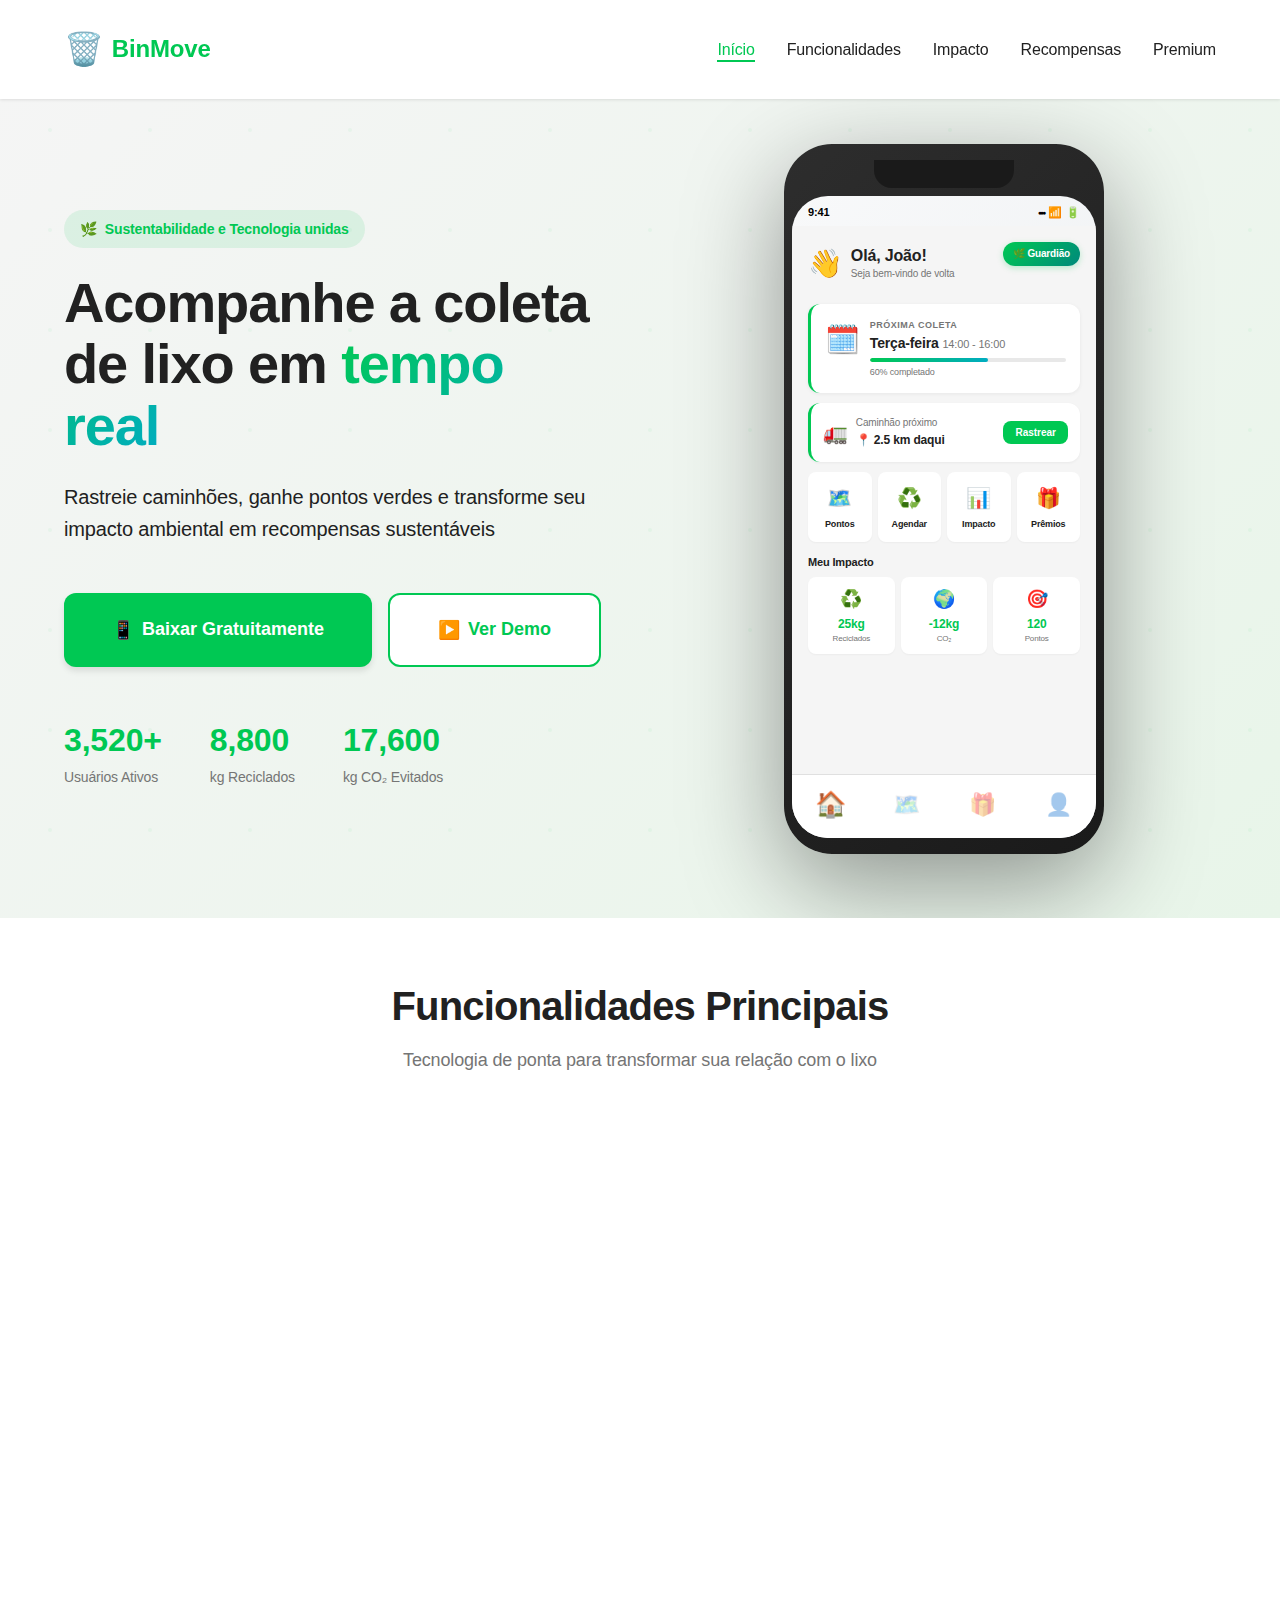
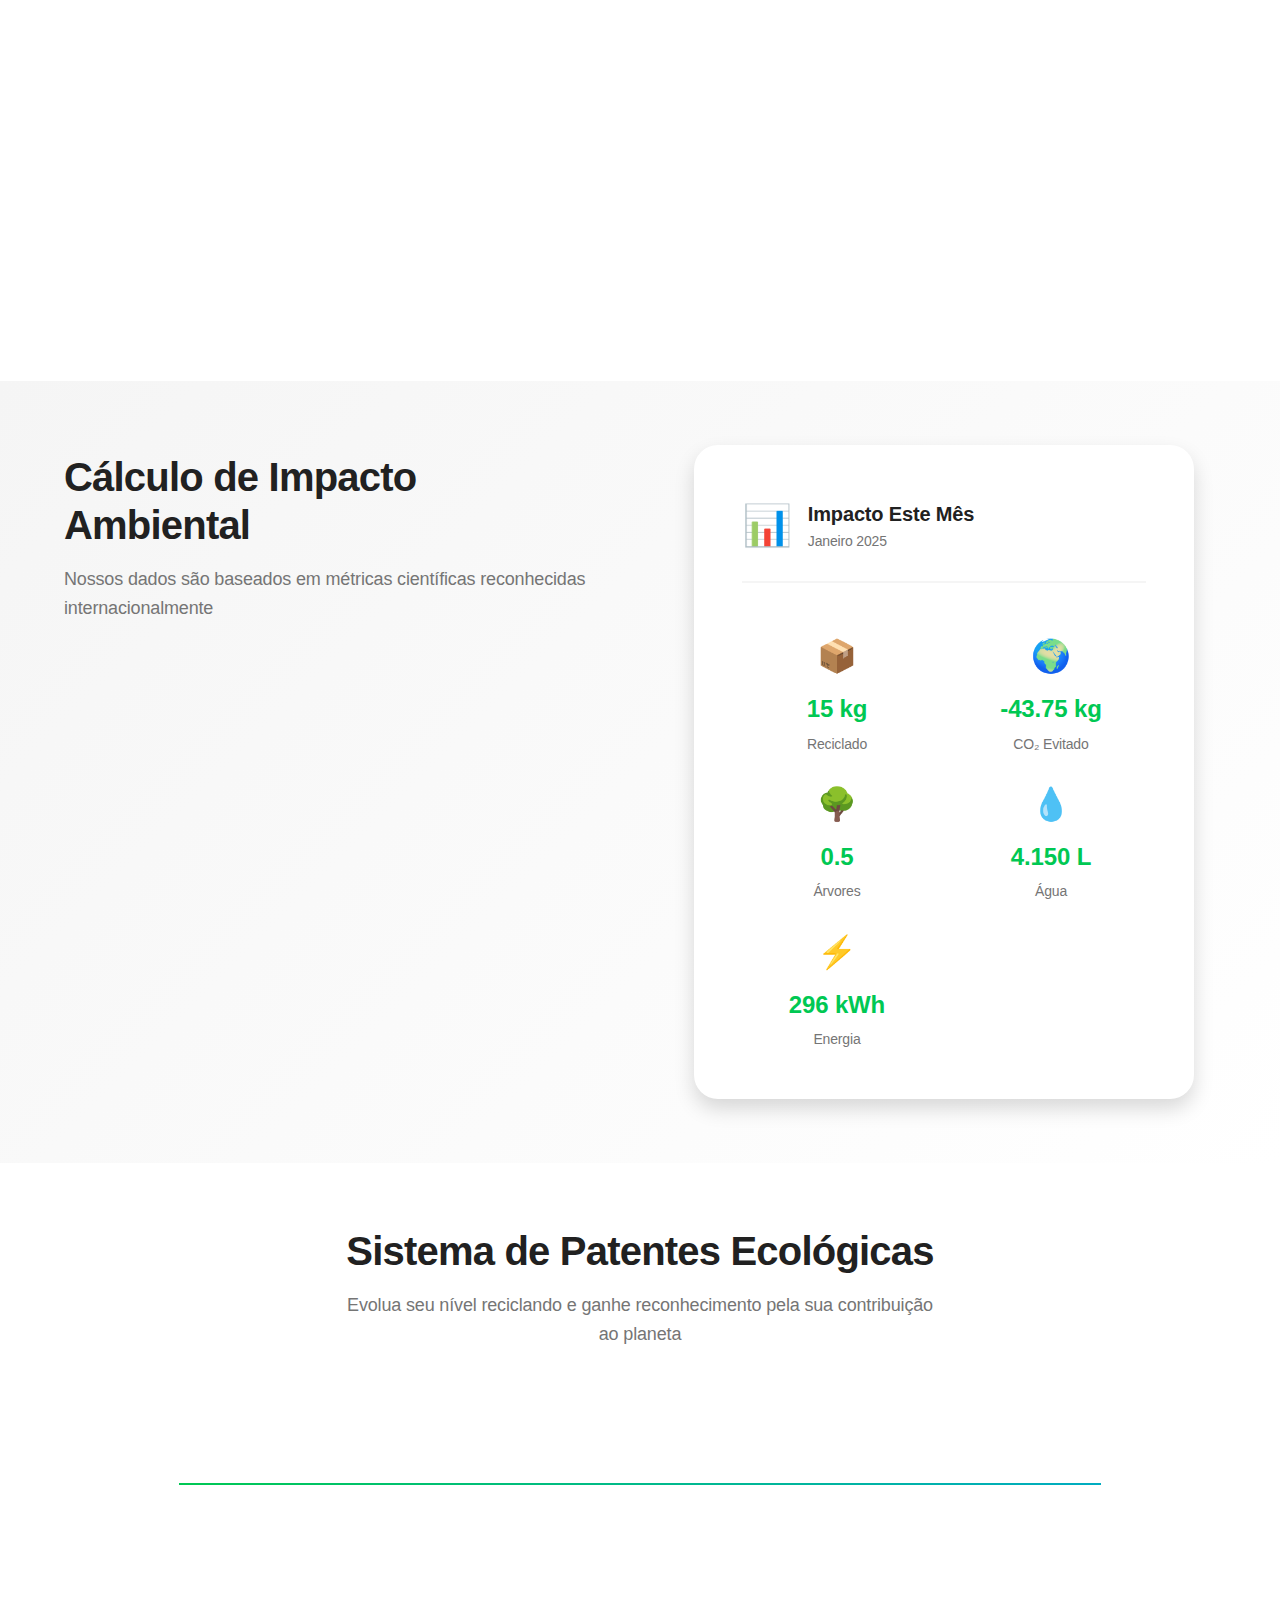
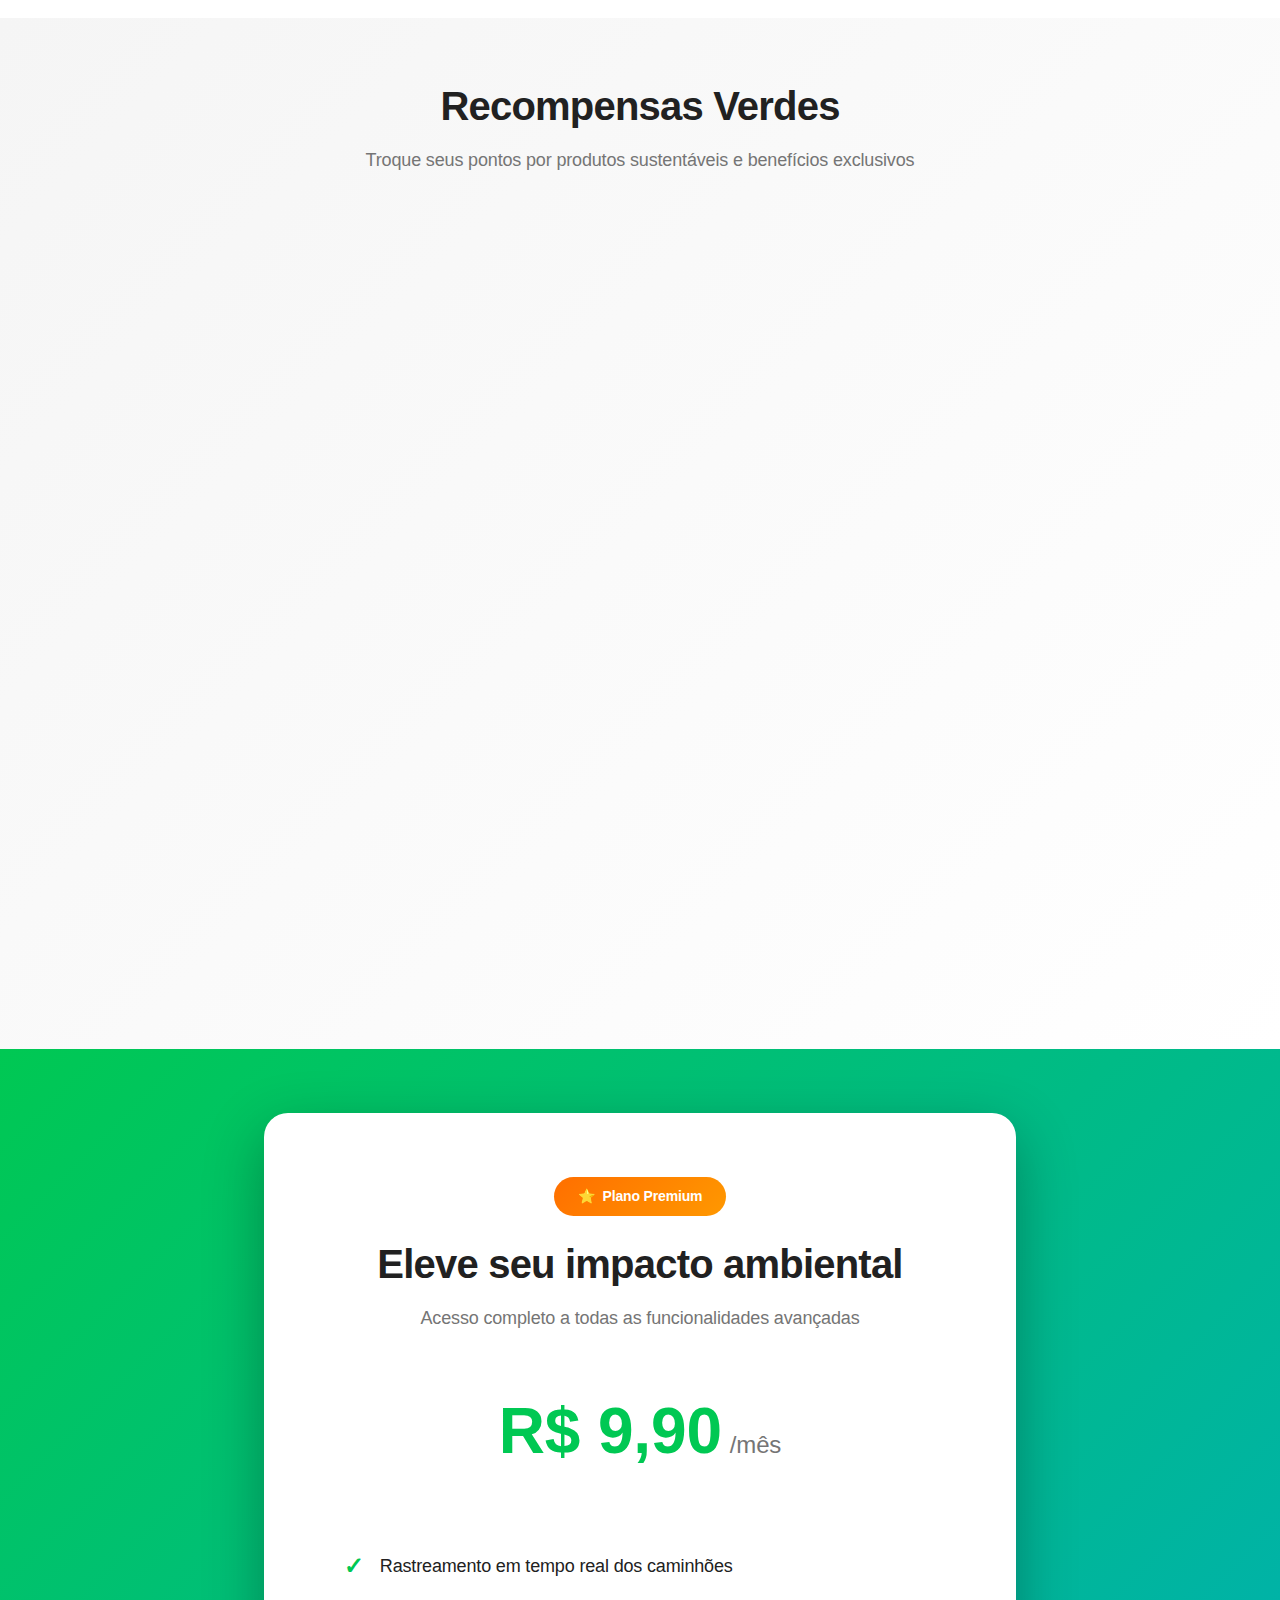
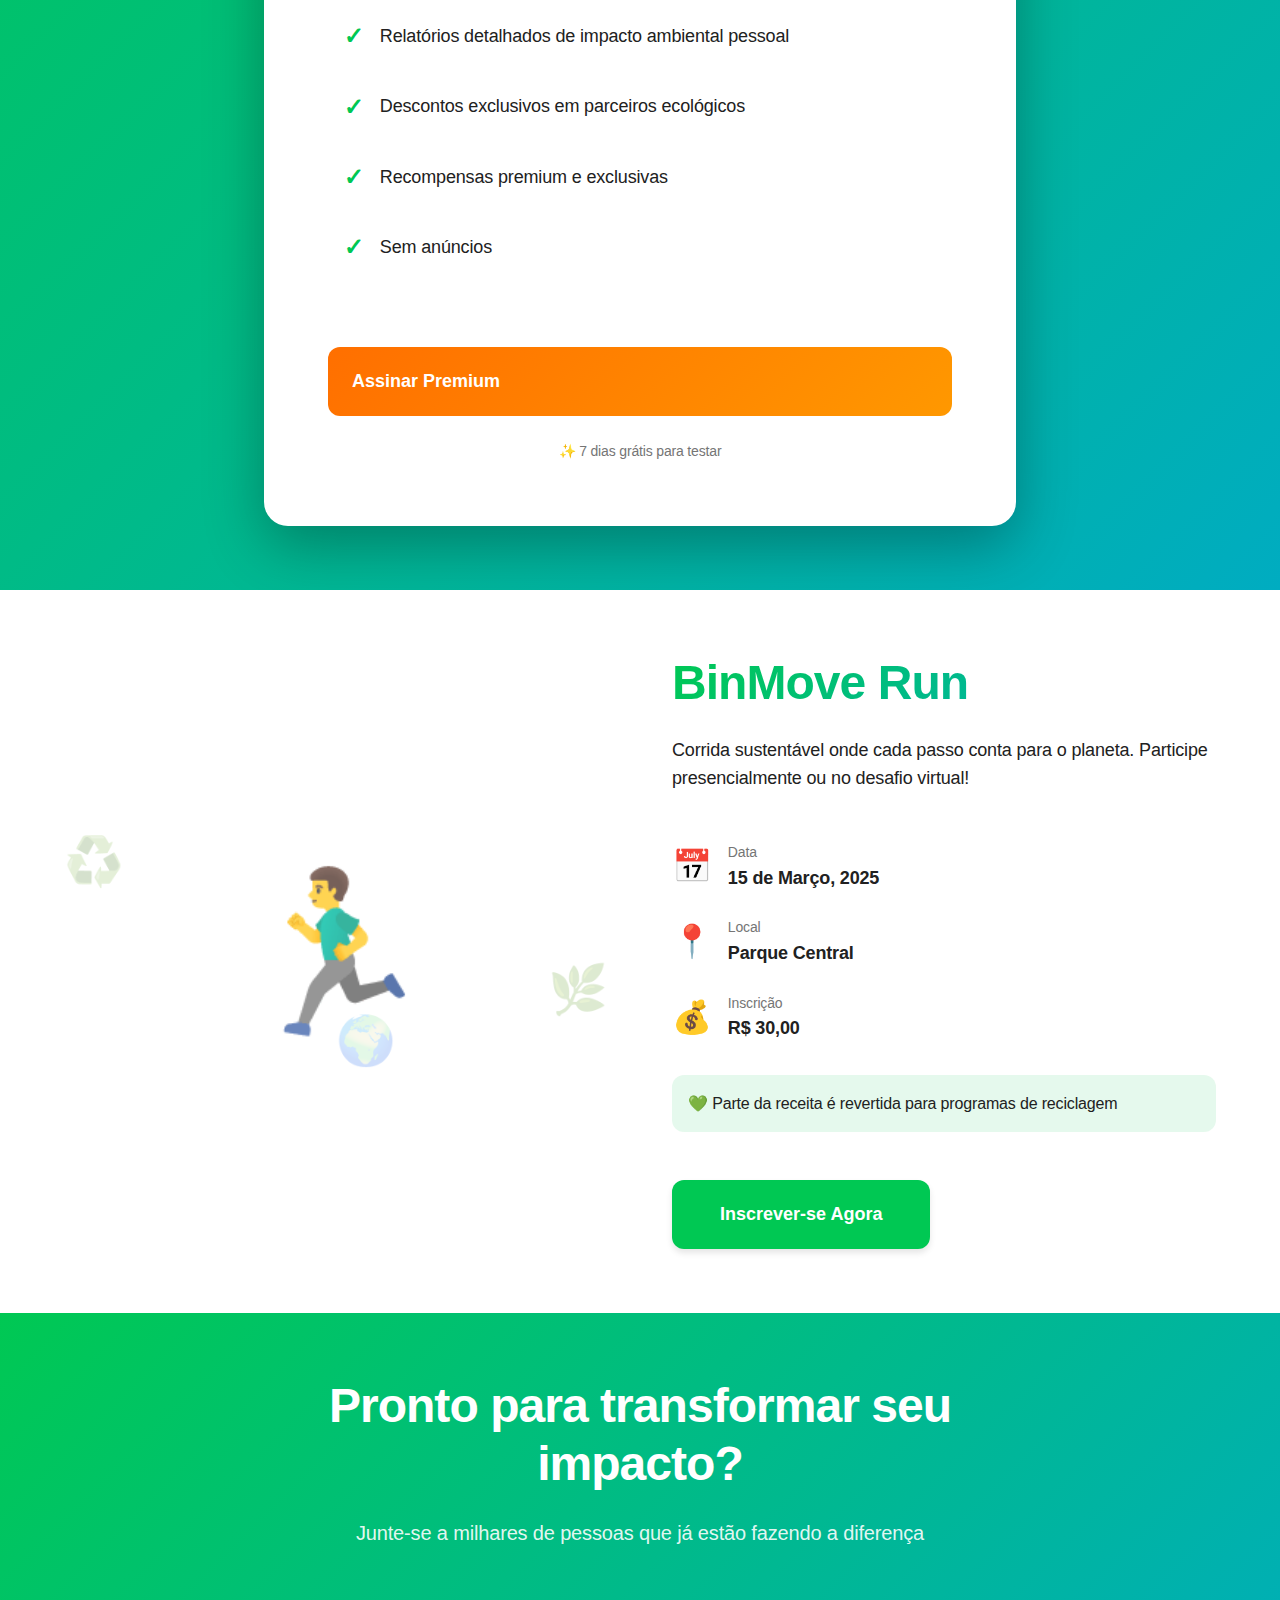
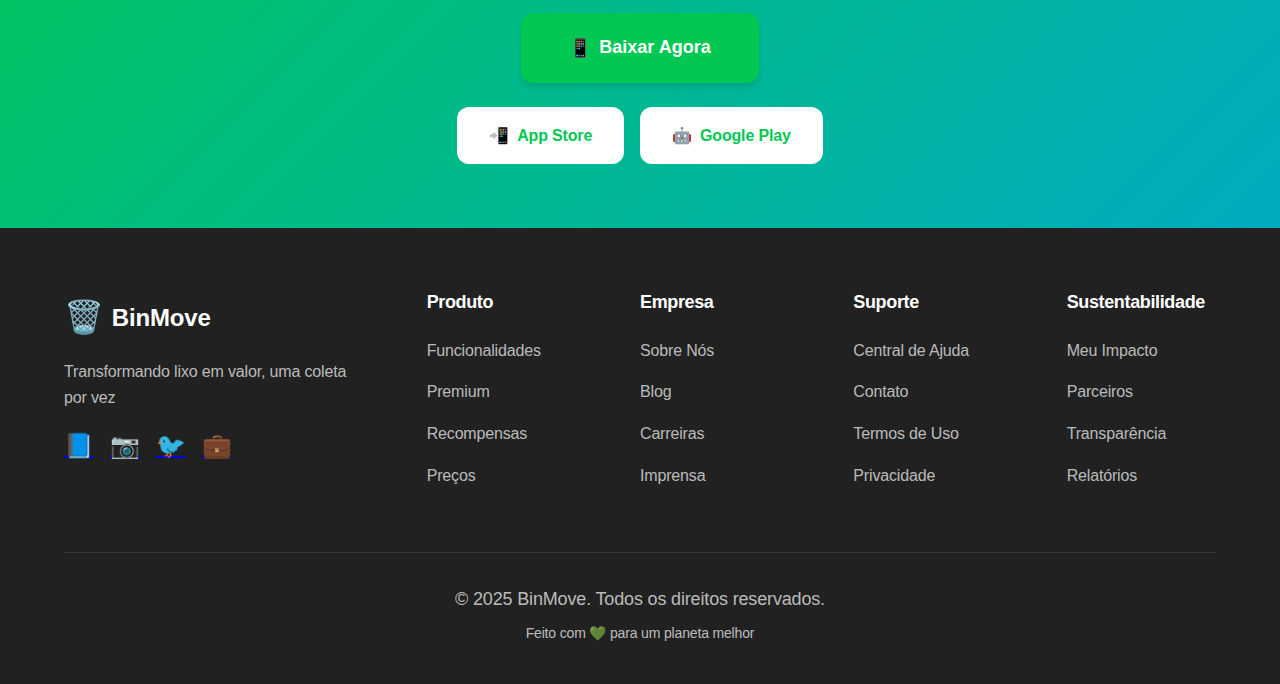
<file: index.html>
<!DOCTYPE html>
<html lang="pt-BR">
<head>
    <meta charset="UTF-8">
    <meta name="viewport" content="width=device-width, initial-scale=1.0">
    <meta name="description" content="BinMove - Sistema sustentável de coleta de lixo com rastreamento em tempo real">
    <title>BinMove - Transformando Lixo em Valor </title>
    
    <!-- Meta Tags Open Graph -->
    <meta property="og:title" content="BinMove - Transformando Lixo em Valor">
    <meta property="og:description" content="Rastreie caminhões, ganhe pontos verdes e transforme seu impacto ambiental em recompensas sustentáveis">
    <meta property="og:type" content="website">
    
    <!-- Twitter Card -->
    <meta name="twitter:card" content="summary_large_image">
    <meta name="twitter:title" content="BinMove - Transformando Lixo em Valor">
    <meta name="twitter:description" content="Sistema sustentável de coleta de lixo com rastreamento em tempo real">
    
    <!-- Favicon -->
    <link rel="icon" type="image/svg+xml" href="data:image/svg+xml,<svg xmlns='http://www.w3.org/2000/svg' viewBox='0 0 100 100'><text y='.9em' font-size='90'>🗑️</text></svg>">
    
    <meta name="theme-color" content="#00C853">
    
    <!-- CSS embutido para compatibilidade com WebViews/WhatsApp -->
    <style>
/* ========== CSS Variables ========== */
:root {
    --primary: #00C853;
    --primary-dark: #00897B;
    --secondary: #00ACC1;
    --accent: #FF6F00;
    --background: #F5F5F5;
    --surface: #FFFFFF;
    --error: #F44336;
    --text: #212121;
    --text-secondary: #757575;
    --success: #00C853;
    
    /* Typography */
    --font-family: 'Inter', -apple-system, BlinkMacSystemFont, 'Segoe UI', sans-serif;
    
    /* Spacing */
    --spacing-xs: 4px;
    --spacing-sm: 8px;
    --spacing-md: 16px;
    --spacing-lg: 24px;
    --spacing-xl: 32px;
    --spacing-2xl: 48px;
    --spacing-3xl: 64px;
    
    /* Border Radius */
    --radius-sm: 8px;
    --radius-md: 12px;
    --radius-lg: 16px;
    --radius-xl: 24px;
    --radius-full: 9999px;
    
    /* Shadows */
    --shadow-sm: 0 1px 3px rgba(0,0,0,0.1);
    --shadow-md: 0 4px 6px rgba(0,0,0,0.1);
    --shadow-lg: 0 10px 20px rgba(0,0,0,0.15);
    --shadow-xl: 0 20px 60px rgba(0,0,0,0.3);
    
    /* Container */
    --container-width: 1200px;
}

/* ========== Reset & Base Styles ========== */
* {
    margin: 0;
    padding: 0;
    box-sizing: border-box;
}

html {
    scroll-behavior: smooth;
}

body {
    font-family: var(--font-family);
    background: var(--background);
    color: var(--text);
    line-height: 1.6;
    letter-spacing: -0.01em;
    overflow-x: hidden;
}

.container {
    max-width: var(--container-width);
    margin: 0 auto;
    padding: 0 var(--spacing-lg);
}

/* ========== Typography ========== */
h1, h2, h3, h4, h5, h6 {
    font-weight: 700;
    line-height: 1.2;
    letter-spacing: -0.02em;
}

h1 { font-size: 3.5rem; }
h2 { font-size: 2.5rem; }
h3 { font-size: 1.75rem; }
h4 { font-size: 1.5rem; }

p {
    font-size: 1.125rem;
    line-height: 1.6;
    color: var(--text-secondary);
}

.gradient-text {
    background: linear-gradient(135deg, var(--primary), var(--secondary));
    -webkit-background-clip: text;
    -webkit-text-fill-color: transparent;
    background-clip: text;
}

/* ========== Buttons ========== */
.btn-primary,
.btn-secondary,
.btn-reward,
.btn-premium {
    font-family: var(--font-family);
    font-weight: 600;
    font-size: 1rem;
    padding: var(--spacing-md) var(--spacing-xl);
    border-radius: var(--radius-md);
    border: none;
    cursor: pointer;
    transition: all 0.3s ease;
    display: inline-flex;
    align-items: center;
    gap: var(--spacing-sm);
    text-decoration: none;
}

.btn-primary {
    background: var(--primary);
    color: white;
    box-shadow: var(--shadow-md);
}

.btn-primary:hover {
    background: var(--primary-dark);
    transform: translateY(-2px);
    box-shadow: var(--shadow-lg);
}

.btn-secondary {
    background: white;
    color: var(--primary);
    border: 2px solid var(--primary);
}

.btn-secondary:hover {
    background: var(--primary);
    color: white;
}

.btn-large {
    padding: var(--spacing-lg) var(--spacing-2xl);
    font-size: 1.125rem;
}

.btn-reward {
    width: 100%;
    background: var(--primary);
    color: white;
    padding: var(--spacing-md);
}

.btn-reward:hover {
    background: var(--primary-dark);
}

.btn-premium {
    width: 100%;
    background: linear-gradient(135deg, var(--accent), #FF9800);
    color: white;
    padding: var(--spacing-lg);
    font-size: 1.125rem;
    margin-top: var(--spacing-xl);
}

.btn-premium:hover {
    opacity: 0.9;
    transform: translateY(-2px);
}

/* ========== Navigation ========== */
.navbar {
    background: white;
    box-shadow: var(--shadow-sm);
    position: fixed;
    top: 0;
    left: 0;
    right: 0;
    z-index: 1000;
    transition: all 0.3s ease;
}

.navbar.scrolled {
    box-shadow: var(--shadow-md);
}

.navbar .container {
    display: flex;
    align-items: center;
    justify-content: space-between;
    padding: var(--spacing-lg);
}

.nav-brand {
    display: flex;
    align-items: center;
    gap: var(--spacing-sm);
    font-size: 1.5rem;
    font-weight: 700;
    color: var(--primary);
}

.logo {
    font-size: 2rem;
}

.nav-menu {
    display: flex;
    list-style: none;
    gap: var(--spacing-xl);
    align-items: center;
}

.nav-link {
    text-decoration: none;
    color: var(--text);
    font-weight: 500;
    transition: color 0.3s ease;
    position: relative;
}

.nav-link:hover,
.nav-link.active {
    color: var(--primary);
}

.nav-link.active::after {
    content: '';
    position: absolute;
    bottom: -4px;
    left: 0;
    right: 0;
    height: 2px;
    background: var(--primary);
}

.nav-cta {
    display: none;
}

.menu-toggle {
    display: none;
    flex-direction: column;
    background: none;
    border: none;
    cursor: pointer;
    padding: var(--spacing-sm);
}

.menu-toggle span {
    width: 25px;
    height: 3px;
    background: var(--primary);
    margin: 3px 0;
    transition: all 0.3s ease;
}

/* ========== Hero Section ========== */
.hero {
    margin-top: 80px;
    padding: var(--spacing-3xl) 0;
    position: relative;
    overflow: hidden;
    background: linear-gradient(135deg, #F5F5F5 0%, #E8F5E9 100%);
}

.hero-background {
    position: absolute;
    top: 0;
    left: 0;
    right: 0;
    bottom: 0;
    opacity: 0.5;
    background: url('data:image/svg+xml,<svg width="100" height="100" xmlns="http://www.w3.org/2000/svg"><circle cx="50" cy="50" r="2" fill="%2300C853" opacity="0.1"/></svg>');
    animation: backgroundMove 20s linear infinite;
}

@keyframes backgroundMove {
    from { transform: translate(0, 0); }
    to { transform: translate(100px, 100px); }
}

.hero .container {
    display: grid;
    grid-template-columns: 1fr 1fr;
    gap: var(--spacing-3xl);
    align-items: center;
    position: relative;
    z-index: 1;
}

.hero-content {
    animation: fadeInLeft 1s ease;
}

@keyframes fadeInLeft {
    from {
        opacity: 0;
        transform: translateX(-30px);
    }
    to {
        opacity: 1;
        transform: translateX(0);
    }
}

.hero-badge {
    display: inline-flex;
    align-items: center;
    gap: var(--spacing-sm);
    background: rgba(0, 200, 83, 0.1);
    color: var(--primary);
    padding: var(--spacing-sm) var(--spacing-md);
    border-radius: var(--radius-full);
    font-size: 0.875rem;
    font-weight: 600;
    margin-bottom: var(--spacing-lg);
}

.hero-title {
    font-size: 3.5rem;
    margin-bottom: var(--spacing-lg);
    line-height: 1.1;
}

.hero-description {
    font-size: 1.25rem;
    margin-bottom: var(--spacing-2xl);
    color: var(--text);
}

.hero-actions {
    display: flex;
    gap: var(--spacing-md);
    margin-bottom: var(--spacing-2xl);
    flex-wrap: wrap;
}

.hero-stats {
    display: flex;
    gap: var(--spacing-2xl);
}

.stat-item {
    display: flex;
    flex-direction: column;
}

.stat-value {
    font-size: 2rem;
    font-weight: 700;
    color: var(--primary);
}

.stat-label {
    font-size: 0.875rem;
    color: var(--text-secondary);
    font-weight: 500;
}

/* Phone Mockup */
.hero-visual {
    animation: fadeInRight 1s ease;
}

@keyframes fadeInRight {
    from {
        opacity: 0;
        transform: translateX(30px);
    }
    to {
        opacity: 1;
        transform: translateX(0);
    }
}

.phone-mockup {
    position: relative;
    display: flex;
    justify-content: center;
    align-items: center;
    perspective: 1000px;
}

.phone-frame {
    background: linear-gradient(135deg, #2D2D2D 0%, #1A1A1A 100%);
    border-radius: 48px;
    padding: 16px 8px;
    box-shadow: 0 30px 100px rgba(0,0,0,0.4);
    width: 100%;
    max-width: 320px;
    animation: phoneFloat 3s ease-in-out infinite;
}

@keyframes phoneFloat {
    0%, 100% { transform: translateY(0); }
    50% { transform: translateY(-10px); }
}

.phone-notch {
    background: #1A1A1A;
    width: 140px;
    height: 28px;
    border-radius: 0 0 18px 18px;
    margin: 0 auto 8px auto;
    position: relative;
}

.phone-screen {
    background: linear-gradient(135deg, #F8F9FA 0%, #E9ECEF 100%);
    border-radius: 36px;
    overflow: hidden;
    aspect-ratio: 9/19;
    display: flex;
    flex-direction: column;
    position: relative;
}

.phone-status-bar {
    background: transparent;
    padding: 8px 16px 4px 16px;
    display: flex;
    justify-content: space-between;
    align-items: center;
    font-size: 11px;
    font-weight: 600;
    color: #000;
    flex-shrink: 0;
}

.phone-status-bar .time {
    font-weight: 700;
}

.status-icons {
    display: flex;
    gap: 4px;
    align-items: center;
    font-size: 11px;
}

.status-icons .signal {
    font-size: 7px;
    letter-spacing: -2px;
}

.status-icons .wifi,
.status-icons .battery {
    font-size: 11px;
}

.mockup-content {
    flex: 1;
    background: var(--background);
    padding: 16px;
    display: flex;
    flex-direction: column;
    gap: 10px;
    overflow-y: auto;
    min-height: 0;
}

.mockup-content::-webkit-scrollbar {
    width: 3px;
}

.mockup-content::-webkit-scrollbar-track {
    background: transparent;
}

.mockup-content::-webkit-scrollbar-thumb {
    background: rgba(0, 200, 83, 0.3);
    border-radius: 2px;
}

.mockup-header {
    display: flex;
    justify-content: space-between;
    align-items: flex-start;
    margin-bottom: 8px;
}

.greeting {
    display: flex;
    gap: 8px;
    align-items: center;
}

.greeting-emoji {
    font-size: 28px;
}

.greeting-text {
    font-size: 16px;
    font-weight: 700;
    color: var(--text);
    line-height: 1.2;
}

.greeting-subtext {
    font-size: 10px;
    color: var(--text-secondary);
    font-weight: 400;
    margin-top: 1px;
}

.mockup-header .patent-badge {
    background: linear-gradient(135deg, var(--primary), var(--primary-dark));
    color: white;
    padding: 4px 10px;
    border-radius: var(--radius-full);
    font-size: 10px;
    font-weight: 600;
    box-shadow: 0 2px 6px rgba(0, 200, 83, 0.25);
}

.mockup-card {
    background: white;
    padding: 14px;
    border-radius: var(--radius-md);
    box-shadow: 0 1px 4px rgba(0,0,0,0.06);
    display: flex;
    gap: 10px;
}

.mockup-card.primary-card {
    background: white;
    border-left: 3px solid var(--primary);
}

.card-icon {
    font-size: 28px;
    flex-shrink: 0;
}

.card-content {
    flex: 1;
}

.card-label {
    font-size: 9px;
    color: var(--text-secondary);
    font-weight: 700;
    text-transform: uppercase;
    letter-spacing: 0.5px;
    margin-bottom: 2px;
}

.card-time {
    font-size: 14px;
    font-weight: 700;
    margin: 2px 0 6px 0;
    color: var(--text);
    line-height: 1.2;
}

.card-time-small {
    font-size: 11px;
    font-weight: 500;
    color: var(--text-secondary);
}

.progress-bar-container {
    margin-top: 6px;
}

.progress-bar {
    background: #E8E8E8;
    height: 4px;
    border-radius: 2px;
    overflow: hidden;
}

.progress-fill {
    background: linear-gradient(90deg, var(--primary), var(--secondary));
    height: 100%;
    width: 60%;
    border-radius: 2px;
    animation: progressAnimation 2s ease;
}

@keyframes progressAnimation {
    from { width: 0; }
    to { width: 60%; }
}

.progress-text {
    font-size: 9px;
    color: var(--text-secondary);
    margin-top: 3px;
    font-weight: 500;
}

.mockup-tracker-card {
    background: white;
    border-left: 3px solid var(--primary);
    border-radius: var(--radius-md);
    padding: 12px;
    display: flex;
    justify-content: space-between;
    align-items: center;
    box-shadow: 0 1px 3px rgba(0,0,0,0.05);
}

.tracker-info {
    display: flex;
    gap: 8px;
    align-items: center;
}

.tracker-icon {
    font-size: 20px;
}

.tracker-label {
    font-size: 10px;
    color: var(--text-secondary);
    font-weight: 500;
}

.tracker-distance {
    font-size: 12px;
    font-weight: 600;
    color: var(--text);
}

.tracker-btn {
    background: var(--primary);
    color: white;
    border: none;
    padding: 6px 12px;
    border-radius: var(--radius-sm);
    font-size: 10px;
    font-weight: 600;
    cursor: pointer;
}

.mockup-quick-actions {
    display: grid;
    grid-template-columns: repeat(4, 1fr);
    gap: 6px;
}

.quick-action-item {
    background: white;
    padding: 10px 6px;
    border-radius: var(--radius-sm);
    text-align: center;
    box-shadow: 0 1px 2px rgba(0,0,0,0.04);
}

.quick-action-icon {
    font-size: 20px;
    margin-bottom: 3px;
}

.quick-action-label {
    font-size: 9px;
    color: var(--text);
    font-weight: 600;
}

.mockup-stats-container {
    margin-top: 2px;
}

.stats-title {
    font-size: 11px;
    font-weight: 700;
    color: var(--text);
    margin-bottom: 6px;
}

.mockup-stats {
    display: grid;
    grid-template-columns: repeat(3, 1fr);
    gap: 6px;
}

.mini-stat {
    background: white;
    padding: 8px 6px;
    border-radius: var(--radius-sm);
    display: flex;
    flex-direction: column;
    align-items: center;
    text-align: center;
    box-shadow: 0 1px 2px rgba(0,0,0,0.04);
}

.stat-emoji {
    font-size: 18px;
    margin-bottom: 3px;
}

.stat-num {
    font-size: 12px;
    font-weight: 700;
    color: var(--primary);
    line-height: 1.2;
}

.stat-text {
    font-size: 8px;
    color: var(--text-secondary);
    font-weight: 500;
    margin-top: 2px;
}

.phone-nav-bar {
    background: white;
    border-top: 1px solid #E0E0E0;
    padding: 12px 0 16px 0;
    display: flex;
    justify-content: space-around;
    align-items: center;
    flex-shrink: 0;
}

.nav-item-icon {
    font-size: 22px;
    opacity: 0.4;
    transition: all 0.2s ease;
}

.nav-item-icon.active {
    opacity: 1;
    transform: scale(1.15);
}

/* ========== Section Styles ========== */
section {
    padding: var(--spacing-3xl) 0;
}

.section-header {
    text-align: center;
    margin-bottom: var(--spacing-3xl);
}

.section-header.align-left {
    text-align: left;
}

.section-title {
    font-size: 2.5rem;
    margin-bottom: var(--spacing-md);
    color: var(--text);
}

.section-subtitle {
    font-size: 1.125rem;
    color: var(--text-secondary);
    max-width: 600px;
    margin: 0 auto;
}

.section-header.align-left .section-subtitle {
    margin: 0;
}

/* ========== Features Section ========== */
.features {
    background: white;
}

.features-grid {
    display: grid;
    grid-template-columns: repeat(auto-fit, minmax(300px, 1fr));
    gap: var(--spacing-xl);
}

.feature-card {
    background: var(--surface);
    padding: var(--spacing-2xl);
    border-radius: var(--radius-lg);
    box-shadow: var(--shadow-sm);
    transition: all 0.3s ease;
    border: 1px solid #F0F0F0;
}

.feature-card:hover {
    transform: translateY(-8px);
    box-shadow: var(--shadow-lg);
    border-color: var(--primary);
}

.feature-icon {
    font-size: 3rem;
    margin-bottom: var(--spacing-lg);
}

.feature-title {
    font-size: 1.5rem;
    margin-bottom: var(--spacing-md);
    color: var(--text);
}

.feature-description {
    color: var(--text-secondary);
    line-height: 1.6;
}

/* ========== Impact Section ========== */
.impact {
    background: linear-gradient(135deg, var(--background) 0%, white 100%);
}

.impact-grid {
    display: grid;
    grid-template-columns: 1fr 1fr;
    gap: var(--spacing-3xl);
    align-items: center;
}

.impact-list {
    display: flex;
    flex-direction: column;
    gap: var(--spacing-xl);
}

.impact-item {
    display: flex;
    gap: var(--spacing-lg);
}

.impact-icon {
    font-size: 2.5rem;
    flex-shrink: 0;
}

.impact-info h4 {
    font-size: 1.25rem;
    margin-bottom: var(--spacing-sm);
    color: var(--text);
}

.impact-visual {
    display: flex;
    justify-content: center;
}

.impact-card.large {
    background: white;
    padding: var(--spacing-2xl);
    border-radius: var(--radius-xl);
    box-shadow: var(--shadow-lg);
    max-width: 500px;
    width: 100%;
}

.impact-header {
    display: flex;
    align-items: center;
    gap: var(--spacing-md);
    margin-bottom: var(--spacing-2xl);
    padding-bottom: var(--spacing-lg);
    border-bottom: 2px solid var(--background);
}

.card-emoji {
    font-size: 2.5rem;
}

.card-title {
    font-size: 1.25rem;
    font-weight: 600;
    color: var(--text);
}

.card-period {
    font-size: 0.875rem;
    color: var(--text-secondary);
}

.impact-metrics {
    display: grid;
    grid-template-columns: repeat(2, 1fr);
    gap: var(--spacing-lg);
}

.metric {
    text-align: center;
}

.metric-emoji {
    font-size: 2rem;
    display: block;
    margin-bottom: var(--spacing-sm);
}

.metric-value {
    font-size: 1.5rem;
    font-weight: 700;
    color: var(--primary);
    margin-bottom: var(--spacing-xs);
}

.metric-label {
    font-size: 0.875rem;
    color: var(--text-secondary);
    font-weight: 500;
}

/* ========== Ranks Section ========== */
.ranks {
    background: white;
}

.ranks-timeline {
    display: flex;
    justify-content: space-between;
    align-items: center;
    flex-wrap: wrap;
    gap: var(--spacing-lg);
    position: relative;
}

.ranks-timeline::before {
    content: '';
    position: absolute;
    top: 50%;
    left: 10%;
    right: 10%;
    height: 2px;
    background: linear-gradient(90deg, var(--primary), var(--secondary));
    z-index: 0;
}

.rank-item {
    display: flex;
    flex-direction: column;
    align-items: center;
    gap: var(--spacing-md);
    position: relative;
    z-index: 1;
    flex: 1;
    min-width: 150px;
}

.rank-badge {
    width: 80px;
    height: 80px;
    border-radius: 50%;
    background: white;
    border: 3px solid #E0E0E0;
    display: flex;
    align-items: center;
    justify-content: center;
    font-size: 2.5rem;
    position: relative;
    transition: all 0.3s ease;
}

.rank-badge.current {
    border-color: var(--primary);
    background: linear-gradient(135deg, var(--primary), var(--secondary));
    transform: scale(1.1);
    box-shadow: 0 0 20px rgba(0, 200, 83, 0.3);
}

.current-badge {
    position: absolute;
    top: -8px;
    right: -8px;
    background: var(--accent);
    color: white;
    padding: 2px 8px;
    border-radius: var(--radius-full);
    font-size: 0.625rem;
    font-weight: 600;
}

.rank-badge.special {
    border-color: var(--accent);
    background: linear-gradient(135deg, var(--accent), #FF9800);
}

.rank-info {
    text-align: center;
}

.rank-info h4 {
    font-size: 1rem;
    margin-bottom: var(--spacing-xs);
    color: var(--text);
}

.rank-info p {
    font-size: 0.875rem;
    color: var(--text-secondary);
}

/* ========== Rewards Section ========== */
.rewards {
    background: linear-gradient(135deg, var(--background) 0%, white 100%);
}

.rewards-grid {
    display: grid;
    grid-template-columns: repeat(auto-fit, minmax(280px, 1fr));
    gap: var(--spacing-xl);
}

.reward-card {
    background: white;
    padding: var(--spacing-2xl);
    border-radius: var(--radius-lg);
    box-shadow: var(--shadow-md);
    text-align: center;
    transition: all 0.3s ease;
    display: flex;
    flex-direction: column;
    gap: var(--spacing-md);
}

.reward-card:hover {
    transform: translateY(-8px);
    box-shadow: var(--shadow-lg);
}

.reward-icon {
    font-size: 4rem;
}

.reward-card h3 {
    font-size: 1.25rem;
    margin-bottom: var(--spacing-sm);
    color: var(--text);
}

.reward-points {
    font-size: 1.125rem;
    font-weight: 600;
    color: var(--primary);
}

/* ========== Premium Section ========== */
.premium {
    background: linear-gradient(135deg, var(--primary) 0%, var(--secondary) 100%);
    color: white;
}

.premium .container {
    max-width: 800px;
}

.premium-card {
    background: white;
    padding: var(--spacing-3xl);
    border-radius: var(--radius-xl);
    text-align: center;
    box-shadow: var(--shadow-xl);
    color: var(--text);
}

.premium-badge {
    display: inline-flex;
    align-items: center;
    gap: var(--spacing-sm);
    background: linear-gradient(135deg, var(--accent), #FF9800);
    color: white;
    padding: var(--spacing-sm) var(--spacing-lg);
    border-radius: var(--radius-full);
    font-size: 0.875rem;
    font-weight: 600;
    margin-bottom: var(--spacing-lg);
}

.premium-title {
    font-size: 2.5rem;
    margin-bottom: var(--spacing-md);
    color: var(--text);
}

.premium-subtitle {
    font-size: 1.125rem;
    color: var(--text-secondary);
    margin-bottom: var(--spacing-2xl);
}

.premium-price {
    display: flex;
    align-items: baseline;
    justify-content: center;
    gap: var(--spacing-sm);
    margin-bottom: var(--spacing-2xl);
}

.price-amount {
    font-size: 4rem;
    font-weight: 700;
    color: var(--primary);
}

.price-period {
    font-size: 1.5rem;
    color: var(--text-secondary);
}

.premium-features {
    list-style: none;
    text-align: left;
    margin-bottom: var(--spacing-xl);
}

.premium-features li {
    display: flex;
    align-items: center;
    gap: var(--spacing-md);
    padding: var(--spacing-md);
    font-size: 1.125rem;
    color: var(--text);
}

.check-icon {
    color: var(--success);
    font-size: 1.5rem;
    font-weight: bold;
}

.trial-badge {
    text-align: center;
    color: var(--text-secondary);
    font-size: 0.875rem;
    margin-top: var(--spacing-lg);
}

/* ========== Events Section ========== */
.events {
    background: white;
}

.events-content {
    display: grid;
    grid-template-columns: 1fr 1fr;
    gap: var(--spacing-3xl);
    align-items: center;
}

.event-visual {
    display: flex;
    justify-content: center;
    align-items: center;
    position: relative;
}

.event-icon-large {
    font-size: 10rem;
    opacity: 0.8;
}

.event-decorations {
    position: absolute;
    width: 100%;
    height: 100%;
}

.decoration {
    position: absolute;
    font-size: 3rem;
    opacity: 0.2;
    animation: float 3s ease-in-out infinite;
}

.decoration:nth-child(1) {
    top: 0;
    left: 0;
    animation-delay: 0s;
}

.decoration:nth-child(2) {
    top: 50%;
    right: 0;
    animation-delay: 1s;
}

.decoration:nth-child(3) {
    bottom: 0;
    left: 50%;
    animation-delay: 2s;
}

@keyframes float {
    0%, 100% { transform: translateY(0); }
    50% { transform: translateY(-20px); }
}

.event-title {
    font-size: 3rem;
    margin-bottom: var(--spacing-lg);
    background: linear-gradient(135deg, var(--primary), var(--secondary));
    -webkit-background-clip: text;
    -webkit-text-fill-color: transparent;
    background-clip: text;
}

.event-description {
    font-size: 1.125rem;
    margin-bottom: var(--spacing-2xl);
    color: var(--text);
}

.event-details {
    display: flex;
    flex-direction: column;
    gap: var(--spacing-lg);
    margin-bottom: var(--spacing-xl);
}

.event-detail-item {
    display: flex;
    gap: var(--spacing-md);
    align-items: center;
}

.event-detail-item .event-icon {
    font-size: 2rem;
}

.detail-label {
    font-size: 0.875rem;
    color: var(--text-secondary);
    font-weight: 500;
}

.detail-value {
    font-size: 1.125rem;
    font-weight: 600;
    color: var(--text);
}

.event-note {
    background: rgba(0, 200, 83, 0.1);
    padding: var(--spacing-md);
    border-radius: var(--radius-md);
    margin-bottom: var(--spacing-2xl);
    font-size: 1rem;
    color: var(--text);
}

/* ========== CTA Section ========== */
.cta {
    background: linear-gradient(135deg, var(--primary) 0%, var(--secondary) 100%);
    color: white;
    text-align: center;
}

.cta-content {
    max-width: 800px;
    margin: 0 auto;
}

.cta-title {
    font-size: 3rem;
    margin-bottom: var(--spacing-lg);
    color: white;
}

.cta-description {
    font-size: 1.25rem;
    margin-bottom: var(--spacing-3xl);
    color: rgba(255, 255, 255, 0.9);
}

.cta-actions {
    display: flex;
    flex-direction: column;
    align-items: center;
    gap: var(--spacing-lg);
}

.store-badges {
    display: flex;
    gap: var(--spacing-md);
    flex-wrap: wrap;
    justify-content: center;
}

.store-badge {
    background: white;
    color: var(--primary);
    padding: var(--spacing-md) var(--spacing-xl);
    border-radius: var(--radius-md);
    text-decoration: none;
    font-weight: 600;
    display: flex;
    align-items: center;
    gap: var(--spacing-sm);
    transition: all 0.3s ease;
}

.store-badge:hover {
    transform: translateY(-2px);
    box-shadow: var(--shadow-md);
}

/* ========== Footer ========== */
.footer {
    background: var(--text);
    color: white;
    padding: var(--spacing-3xl) 0 var(--spacing-xl);
}

.footer-grid {
    display: grid;
    grid-template-columns: 2fr 1fr 1fr 1fr 1fr;
    gap: var(--spacing-3xl);
    margin-bottom: var(--spacing-3xl);
}

.footer-brand {
    display: flex;
    flex-direction: column;
    gap: var(--spacing-md);
}

.footer-logo {
    display: flex;
    align-items: center;
    gap: var(--spacing-sm);
    font-size: 1.5rem;
    font-weight: 700;
}

.footer-tagline {
    color: rgba(255, 255, 255, 0.7);
    font-size: 1rem;
}

.social-links {
    display: flex;
    gap: var(--spacing-md);
}

.social-links a {
    font-size: 1.5rem;
    transition: transform 0.3s ease;
}

.social-links a:hover {
    transform: scale(1.2);
}

.footer-links {
    display: flex;
    flex-direction: column;
    gap: var(--spacing-md);
}

.footer-links h4 {
    font-size: 1.125rem;
    margin-bottom: var(--spacing-sm);
}

.footer-links a {
    color: rgba(255, 255, 255, 0.7);
    text-decoration: none;
    transition: color 0.3s ease;
}

.footer-links a:hover {
    color: var(--primary);
}

.footer-bottom {
    text-align: center;
    padding-top: var(--spacing-xl);
    border-top: 1px solid rgba(255, 255, 255, 0.1);
}

.footer-bottom p {
    color: rgba(255, 255, 255, 0.7);
    margin-bottom: var(--spacing-sm);
}

.footer-credit {
    font-size: 0.875rem !important;
}

/* ========== Scroll to Top ========== */
.scroll-top {
    position: fixed;
    bottom: var(--spacing-xl);
    right: var(--spacing-xl);
    width: 50px;
    height: 50px;
    background: var(--primary);
    color: white;
    border: none;
    border-radius: 50%;
    font-size: 1.5rem;
    cursor: pointer;
    opacity: 0;
    visibility: hidden;
    transition: all 0.3s ease;
    z-index: 999;
    box-shadow: var(--shadow-lg);
}

.scroll-top.visible {
    opacity: 1;
    visibility: visible;
}

.scroll-top:hover {
    background: var(--primary-dark);
    transform: translateY(-4px);
}

/* ========== Responsive Design ========== */
@media (max-width: 1024px) {
    h1 { font-size: 3rem; }
    h2 { font-size: 2rem; }
    
    .hero .container {
        grid-template-columns: 1fr;
        gap: var(--spacing-2xl);
    }
    
    .hero-title {
        font-size: 2.5rem;
    }
    
    .impact-grid,
    .events-content {
        grid-template-columns: 1fr;
    }
    
    .footer-grid {
        grid-template-columns: repeat(2, 1fr);
    }
}

@media (max-width: 768px) {
    .menu-toggle {
        display: flex;
    }
    
    .nav-menu {
        position: fixed;
        top: 80px;
        left: -100%;
        width: 100%;
        background: white;
        flex-direction: column;
        padding: var(--spacing-xl);
        box-shadow: var(--shadow-lg);
        transition: left 0.3s ease;
    }
    
    .nav-menu.active {
        left: 0;
    }
    
    .nav-cta {
        display: none;
    }
    
    h1 { font-size: 2.5rem; }
    h2 { font-size: 1.75rem; }
    
    .hero-title {
        font-size: 2rem;
    }
    
    .hero-stats {
        justify-content: space-around;
    }
    
    .ranks-timeline::before {
        display: none;
    }
    
    .ranks-timeline {
        flex-direction: column;
    }
    
    .footer-grid {
        grid-template-columns: 1fr;
        text-align: center;
    }
    
    .social-links {
        justify-content: center;
    }
}

@media (max-width: 480px) {
    .container {
        padding: 0 var(--spacing-md);
    }
    
    section {
        padding: var(--spacing-2xl) 0;
    }
    
    .hero-actions {
        flex-direction: column;
    }
    
    .hero-actions button {
        width: 100%;
    }
    
    .features-grid,
    .rewards-grid {
        grid-template-columns: 1fr;
    }
}

/* ========== Animations ========== */
@keyframes fadeIn {
    from {
        opacity: 0;
        transform: translateY(20px);
    }
    to {
        opacity: 1;
        transform: translateY(0);
    }
}

.feature-card,
.reward-card {
    animation: fadeIn 0.6s ease forwards;
}

.feature-card:nth-child(1) { animation-delay: 0.1s; }
.feature-card:nth-child(2) { animation-delay: 0.2s; }
.feature-card:nth-child(3) { animation-delay: 0.3s; }
.feature-card:nth-child(4) { animation-delay: 0.4s; }
.feature-card:nth-child(5) { animation-delay: 0.5s; }
.feature-card:nth-child(6) { animation-delay: 0.6s; }
    </style>
</head>
<body>
    <!-- Navigation -->
    <nav class="navbar" id="navbar">
        <div class="container">
            <div class="nav-brand">
                <span class="logo">🗑️</span>
                <span class="brand-name">BinMove</span>
            </div>
            <button class="menu-toggle" id="menuToggle" aria-label="Toggle menu">
                <span></span>
                <span></span>
                <span></span>
            </button>
            <ul class="nav-menu" id="navMenu">
                <li><a href="#home" class="nav-link active">Início</a></li>
                <li><a href="#features" class="nav-link">Funcionalidades</a></li>
                <li><a href="#impact" class="nav-link">Impacto</a></li>
                <li><a href="#rewards" class="nav-link">Recompensas</a></li>
                <li><a href="#premium" class="nav-link">Premium</a></li>
            </ul>
            <button class="btn-primary nav-cta" id="downloadBtn">Baixar App</button>
        </div>
    </nav>

    <!-- Hero Section -->
    <section id="home" class="hero">
        <div class="hero-background"></div>
        <div class="container">
            <div class="hero-content">
                <div class="hero-badge">
                    <span>🌿</span> Sustentabilidade e Tecnologia unidas
                </div>
                <h1 class="hero-title">
                    Acompanhe a coleta de lixo em 
                    <span class="gradient-text">tempo real</span>
                </h1>
                <p class="hero-description">
                    Rastreie caminhões, ganhe pontos verdes e transforme seu impacto ambiental em recompensas sustentáveis
                </p>
                <div class="hero-actions">
                    <button class="btn-primary btn-large">
                        <span>📱</span> Baixar Gratuitamente
                    </button>
                    <button class="btn-secondary btn-large">
                        <span>▶️</span> Ver Demo
                    </button>
                </div>
                <div class="hero-stats">
                    <div class="stat-item">
                        <div class="stat-value">10k+</div>
                        <div class="stat-label">Usuários Ativos</div>
                    </div>
                    <div class="stat-item">
                        <div class="stat-value">25k</div>
                        <div class="stat-label">kg Reciclados</div>
                    </div>
                    <div class="stat-item">
                        <div class="stat-value">-50k</div>
                        <div class="stat-label">kg CO₂ Evitados</div>
                    </div>
                </div>
            </div>
            <div class="hero-visual">
                <div class="phone-mockup">
                    <div class="phone-frame">
                        <div class="phone-notch"></div>
                        <div class="phone-screen">
                            <div class="phone-status-bar">
                                <span class="time">9:41</span>
                                <div class="status-icons">
                                    <span class="signal">●●●</span>
                                    <span class="wifi">📶</span>
                                    <span class="battery">🔋</span>
                                </div>
                            </div>
                            <div class="mockup-content">
                                <div class="mockup-header">
                                    <div class="greeting">
                                        <div class="greeting-emoji">👋</div>
                                        <div>
                                            <div class="greeting-text">Olá, João!</div>
                                            <div class="greeting-subtext">Seja bem-vindo de volta</div>
                                        </div>
                                    </div>
                                    <div class="patent-badge">🌿 Guardião</div>
                                </div>
                                
                                <div class="mockup-card primary-card">
                                    <div class="card-icon">🗓️</div>
                                    <div class="card-content">
                                        <div class="card-label">PRÓXIMA COLETA</div>
                                        <div class="card-time">Terça-feira <span class="card-time-small">14:00 - 16:00</span></div>
                                        <div class="progress-bar-container">
                                            <div class="progress-bar">
                                                <div class="progress-fill"></div>
                                            </div>
                                            <div class="progress-text">60% completado</div>
                                        </div>
                                    </div>
                                </div>
                                
                                <div class="mockup-tracker-card">
                                    <div class="tracker-info">
                                        <div class="tracker-icon">🚛</div>
                                        <div>
                                            <div class="tracker-label">Caminhão próximo</div>
                                            <div class="tracker-distance">📍 2.5 km daqui</div>
                                        </div>
                                    </div>
                                    <button class="tracker-btn">Rastrear</button>
                                </div>
                                
                                <div class="mockup-quick-actions">
                                    <div class="quick-action-item">
                                        <div class="quick-action-icon">🗺️</div>
                                        <div class="quick-action-label">Pontos</div>
                                    </div>
                                    <div class="quick-action-item">
                                        <div class="quick-action-icon">♻️</div>
                                        <div class="quick-action-label">Agendar</div>
                                    </div>
                                    <div class="quick-action-item">
                                        <div class="quick-action-icon">📊</div>
                                        <div class="quick-action-label">Impacto</div>
                                    </div>
                                    <div class="quick-action-item">
                                        <div class="quick-action-icon">🎁</div>
                                        <div class="quick-action-label">Prêmios</div>
                                    </div>
                                </div>
                                
                                <div class="mockup-stats-container">
                                    <div class="stats-title">Meu Impacto</div>
                                    <div class="mockup-stats">
                                        <div class="mini-stat">
                                            <span class="stat-emoji">♻️</span>
                                            <div>
                                                <div class="stat-num">25kg</div>
                                                <div class="stat-text">Reciclados</div>
                                            </div>
                                        </div>
                                        <div class="mini-stat">
                                            <span class="stat-emoji">🌍</span>
                                            <div>
                                                <div class="stat-num">-12kg</div>
                                                <div class="stat-text">CO₂</div>
                                            </div>
                                        </div>
                                        <div class="mini-stat">
                                            <span class="stat-emoji">🎯</span>
                                            <div>
                                                <div class="stat-num">120</div>
                                                <div class="stat-text">Pontos</div>
                                            </div>
                                        </div>
                                    </div>
                                </div>
                            </div>
                            <div class="phone-nav-bar">
                                <div class="nav-item-icon active">🏠</div>
                                <div class="nav-item-icon">🗺️</div>
                                <div class="nav-item-icon">🎁</div>
                                <div class="nav-item-icon">👤</div>
                            </div>
                        </div>
                    </div>
                </div>
            </div>
        </div>
    </section>

    <!-- Features Section -->
    <section id="features" class="features">
        <div class="container">
            <div class="section-header">
                <h2 class="section-title">Funcionalidades Principais</h2>
                <p class="section-subtitle">
                    Tecnologia de ponta para transformar sua relação com o lixo
                </p>
            </div>
            <div class="features-grid">
                <div class="feature-card">
                    <div class="feature-icon">📍</div>
                    <h3 class="feature-title">Rastreamento em Tempo Real</h3>
                    <p class="feature-description">
                        Veja exatamente quando o caminhão vai passar na sua rua. Nunca perca uma coleta novamente.
                    </p>
                </div>
                <div class="feature-card">
                    <div class="feature-icon">🗺️</div>
                    <h3 class="feature-title">Pontos de Coleta</h3>
                    <p class="feature-description">
                        Encontre os locais mais próximos para reciclar plástico, papel, metal, vidro e eletrônicos.
                    </p>
                </div>
                <div class="feature-card">
                    <div class="feature-icon">📊</div>
                    <h3 class="feature-title">Meu Impacto Ambiental</h3>
                    <p class="feature-description">
                        Acompanhe seu impacto com gráficos detalhados de CO₂ evitado, água e energia poupadas.
                    </p>
                </div>
                <div class="feature-card">
                    <div class="feature-icon">🎁</div>
                    <h3 class="feature-title">Sistema de Recompensas</h3>
                    <p class="feature-description">
                        Acumule pontos verdes e troque por produtos sustentáveis e benefícios exclusivos.
                    </p>
                </div>
                <div class="feature-card">
                    <div class="feature-icon">🏆</div>
                    <h3 class="feature-title">Gamificação & Patentes</h3>
                    <p class="feature-description">
                        Evolua de Iniciante Verde até Embaixador do Planeta. Ganhe badges e mostre seu impacto.
                    </p>
                </div>
                <div class="feature-card">
                    <div class="feature-icon">🏃</div>
                    <h3 class="feature-title">BinMove Run</h3>
                    <p class="feature-description">
                        Participe de corridas sustentáveis e desafios virtuais. Diversão com propósito ecológico.
                    </p>
                </div>
            </div>
        </div>
    </section>

    <!-- Impact Section -->
    <section id="impact" class="impact">
        <div class="container">
            <div class="impact-grid">
                <div class="impact-content">
                    <div class="section-header align-left">
                        <h2 class="section-title">Cálculo de Impacto Ambiental</h2>
                        <p class="section-subtitle">
                            Nossos dados são baseados em métricas científicas reconhecidas internacionalmente
                        </p>
                    </div>
                    <div class="impact-list">
                        <div class="impact-item">
                            <div class="impact-icon">🌍</div>
                            <div class="impact-info">
                                <h4>CO₂ Evitado</h4>
                                <p>Redução de emissões baseada em fatores científicos da EPA e WRI</p>
                            </div>
                        </div>
                        <div class="impact-item">
                            <div class="impact-icon">🌳</div>
                            <div class="impact-info">
                                <h4>Árvores Salvas</h4>
                                <p>15kg de papel reciclado = 1 árvore preservada</p>
                            </div>
                        </div>
                        <div class="impact-item">
                            <div class="impact-icon">💧</div>
                            <div class="impact-info">
                                <h4>Água Poupada</h4>
                                <p>Reciclagem economiza milhões de litros de água potável</p>
                            </div>
                        </div>
                        <div class="impact-item">
                            <div class="impact-icon">⚡</div>
                            <div class="impact-info">
                                <h4>Energia Economizada</h4>
                                <p>Redução significativa no consumo energético através da reciclagem</p>
                            </div>
                        </div>
                    </div>
                </div>
                <div class="impact-visual">
                    <div class="impact-card large">
                        <div class="impact-header">
                            <span class="card-emoji">📊</span>
                            <div>
                                <div class="card-title">Impacto Este Mês</div>
                                <div class="card-period">Janeiro 2025</div>
                            </div>
                        </div>
                        <div class="impact-metrics">
                            <div class="metric">
                                <span class="metric-emoji">📦</span>
                                <div class="metric-value">15 kg</div>
                                <div class="metric-label">Reciclado</div>
                            </div>
                            <div class="metric">
                                <span class="metric-emoji">🌍</span>
                                <div class="metric-value">-43.75 kg</div>
                                <div class="metric-label">CO₂ Evitado</div>
                            </div>
                            <div class="metric">
                                <span class="metric-emoji">🌳</span>
                                <div class="metric-value">0.5</div>
                                <div class="metric-label">Árvores</div>
                            </div>
                            <div class="metric">
                                <span class="metric-emoji">💧</span>
                                <div class="metric-value">4.150 L</div>
                                <div class="metric-label">Água</div>
                            </div>
                            <div class="metric">
                                <span class="metric-emoji">⚡</span>
                                <div class="metric-value">296 kWh</div>
                                <div class="metric-label">Energia</div>
                            </div>
                        </div>
                    </div>
                </div>
            </div>
        </div>
    </section>

    <!-- Ranks Section -->
    <section class="ranks">
        <div class="container">
            <div class="section-header">
                <h2 class="section-title">Sistema de Patentes Ecológicas</h2>
                <p class="section-subtitle">
                    Evolua seu nível reciclando e ganhe reconhecimento pela sua contribuição ao planeta
                </p>
            </div>
            <div class="ranks-timeline">
                <div class="rank-item">
                    <div class="rank-badge active">
                        <span class="rank-emoji">🌱</span>
                    </div>
                    <div class="rank-info">
                        <h4>Iniciante Verde</h4>
                        <p>0-5 kg reciclados</p>
                    </div>
                </div>
                <div class="rank-item">
                    <div class="rank-badge current">
                        <span class="rank-emoji">🌿</span>
                        <div class="current-badge">Atual</div>
                    </div>
                    <div class="rank-info">
                        <h4>Guardião Sustentável</h4>
                        <p>20 kg reciclados</p>
                    </div>
                </div>
                <div class="rank-item">
                    <div class="rank-badge">
                        <span class="rank-emoji">🌎</span>
                    </div>
                    <div class="rank-info">
                        <h4>Herói Ambiental</h4>
                        <p>50 kg reciclados</p>
                    </div>
                </div>
                <div class="rank-item">
                    <div class="rank-badge">
                        <span class="rank-emoji">🔋</span>
                    </div>
                    <div class="rank-info">
                        <h4>Líder Ecológico</h4>
                        <p>100 kg reciclados</p>
                    </div>
                </div>
                <div class="rank-item">
                    <div class="rank-badge special">
                        <span class="rank-emoji">🌟</span>
                    </div>
                    <div class="rank-info">
                        <h4>Embaixador do Planeta</h4>
                        <p>Inspira outros</p>
                    </div>
                </div>
            </div>
        </div>
    </section>

    <!-- Rewards Section -->
    <section id="rewards" class="rewards">
        <div class="container">
            <div class="section-header">
                <h2 class="section-title">Recompensas Verdes</h2>
                <p class="section-subtitle">
                    Troque seus pontos por produtos sustentáveis e benefícios exclusivos
                </p>
            </div>
            <div class="rewards-grid">
                <div class="reward-card">
                    <div class="reward-icon">🌿</div>
                    <h3>Chaveiro Ecológico</h3>
                    <div class="reward-points">150 pontos</div>
                    <button class="btn-reward">Resgatar</button>
                </div>
                <div class="reward-card">
                    <div class="reward-icon">👜</div>
                    <h3>Ecobag BinMove</h3>
                    <div class="reward-points">200 pontos</div>
                    <button class="btn-reward">Resgatar</button>
                </div>
                <div class="reward-card">
                    <div class="reward-icon">🥤</div>
                    <h3>Copo Reutilizável</h3>
                    <div class="reward-points">250 pontos</div>
                    <button class="btn-reward">Resgatar</button>
                </div>
                <div class="reward-card">
                    <div class="reward-icon">💡</div>
                    <h3>Crédito Energia Solar</h3>
                    <div class="reward-points">300 pontos</div>
                    <button class="btn-reward">Resgatar</button>
                </div>
                <div class="reward-card">
                    <div class="reward-icon">🔋</div>
                    <h3>Composteira Doméstica</h3>
                    <div class="reward-points">500 pontos</div>
                    <button class="btn-reward">Resgatar</button>
                </div>
                <div class="reward-card">
                    <div class="reward-icon">🌱</div>
                    <h3>Kit de Plantio</h3>
                    <div class="reward-points">400 pontos</div>
                    <button class="btn-reward">Resgatar</button>
                </div>
            </div>
        </div>
    </section>

    <!-- Premium Section -->
    <section id="premium" class="premium">
        <div class="container">
            <div class="premium-card">
                <div class="premium-badge">
                    <span>⭐</span> Plano Premium
                </div>
                <h2 class="premium-title">Eleve seu impacto ambiental</h2>
                <p class="premium-subtitle">Acesso completo a todas as funcionalidades avançadas</p>
                <div class="premium-price">
                    <span class="price-amount">R$ 9,90</span>
                    <span class="price-period">/mês</span>
                </div>
                <ul class="premium-features">
                    <li>
                        <span class="check-icon">✓</span>
                        <span>Rastreamento em tempo real dos caminhões</span>
                    </li>
                    <li>
                        <span class="check-icon">✓</span>
                        <span>Relatórios detalhados de impacto ambiental pessoal</span>
                    </li>
                    <li>
                        <span class="check-icon">✓</span>
                        <span>Descontos exclusivos em parceiros ecológicos</span>
                    </li>
                    <li>
                        <span class="check-icon">✓</span>
                        <span>Recompensas premium e exclusivas</span>
                    </li>
                    <li>
                        <span class="check-icon">✓</span>
                        <span>Sem anúncios</span>
                    </li>
                </ul>
                <button class="btn-premium">
                    Assinar Premium
                </button>
                <div class="trial-badge">
                    ✨ 7 dias grátis para testar
                </div>
            </div>
        </div>
    </section>

    <!-- Events Section -->
    <section class="events">
        <div class="container">
            <div class="events-content">
                <div class="event-visual">
                    <div class="event-icon-large">🏃‍♂️</div>
                    <div class="event-decorations">
                        <span class="decoration">♻️</span>
                        <span class="decoration">🌿</span>
                        <span class="decoration">🌍</span>
                    </div>
                </div>
                <div class="event-info">
                    <h2 class="event-title">BinMove Run</h2>
                    <p class="event-description">
                        Corrida sustentável onde cada passo conta para o planeta. Participe presencialmente ou no desafio virtual!
                    </p>
                    <div class="event-details">
                        <div class="event-detail-item">
                            <span class="event-icon">📅</span>
                            <div>
                                <div class="detail-label">Data</div>
                                <div class="detail-value">15 de Março, 2025</div>
                            </div>
                        </div>
                        <div class="event-detail-item">
                            <span class="event-icon">📍</span>
                            <div>
                                <div class="detail-label">Local</div>
                                <div class="detail-value">Parque Central</div>
                            </div>
                        </div>
                        <div class="event-detail-item">
                            <span class="event-icon">💰</span>
                            <div>
                                <div class="detail-label">Inscrição</div>
                                <div class="detail-value">R$ 30,00</div>
                            </div>
                        </div>
                    </div>
                    <p class="event-note">
                        💚 Parte da receita é revertida para programas de reciclagem
                    </p>
                    <button class="btn-primary btn-large">
                        Inscrever-se Agora
                    </button>
                </div>
            </div>
        </div>
    </section>

    <!-- CTA Section -->
    <section class="cta">
        <div class="container">
            <div class="cta-content">
                <h2 class="cta-title">Pronto para transformar seu impacto?</h2>
                <p class="cta-description">
                    Junte-se a milhares de pessoas que já estão fazendo a diferença
                </p>
                <div class="cta-actions">
                    <button class="btn-primary btn-large">
                        <span>📱</span> Baixar Agora
                    </button>
                    <div class="store-badges">
                        <a href="#" class="store-badge">
                            <span>📲</span> App Store
                        </a>
                        <a href="#" class="store-badge">
                            <span>🤖</span> Google Play
                        </a>
                    </div>
                </div>
            </div>
        </div>
    </section>

    <!-- Footer -->
    <footer class="footer">
        <div class="container">
            <div class="footer-grid">
                <div class="footer-brand">
                    <div class="footer-logo">
                        <span class="logo">🗑️</span>
                        <span class="brand-name">BinMove</span>
                    </div>
                    <p class="footer-tagline">
                        Transformando lixo em valor, uma coleta por vez
                    </p>
                    <div class="social-links">
                        <a href="#" aria-label="Facebook">📘</a>
                        <a href= "https://www.instagram.com/mah_cortizo?igsh=MWVjcWlzN3JwZGhocA==" aria-label="Instagram">📷</a>
                        <a href="#" aria-label="Twitter">🐦</a>
                        <a href="#" aria-label="LinkedIn">💼</a>
                    </div>
                </div>
                <div class="footer-links">
                    <h4>Produto</h4>
                    <a href="#features">Funcionalidades</a>
                    <a href="#premium">Premium</a>
                    <a href="#rewards">Recompensas</a>
                    <a href="#">Preços</a>
                </div>
                <div class="footer-links">
                    <h4>Empresa</h4>
                    <a href="#">Sobre Nós</a>
                    <a href="https://www.instagram.com/mah_cortizo?igsh=MWVjcWlzN3JwZGhocA==">Blog</a>
                    <a href="#">Carreiras</a>
                    <a href="#">Imprensa</a>
                </div>
                <div class="footer-links">
                    <h4>Suporte</h4>
                    <a href="#">Central de Ajuda</a>
                    <a href="https://www.instagram.com/mah_cortizo?igsh=MWVjcWlzN3JwZGhocA==">Contato</a>
                    <a href="#">Termos de Uso</a>
                    <a href="#">Privacidade</a>
                </div>
                <div class="footer-links">
                    <h4>Sustentabilidade</h4>
                    <a href="#impact">Meu Impacto</a>
                    <a href="#">Parceiros</a>
                    <a href="#">Transparência</a>
                    <a href="#">Relatórios</a>
                </div>
            </div>
            <div class="footer-bottom">
                <p>&copy; 2025 BinMove. Todos os direitos reservados.</p>
                <p class="footer-credit">Feito com 💚 para um planeta melhor</p>
            </div>
        </div>
    </footer>

    <!-- Scroll to Top Button -->
    <button class="scroll-top" id="scrollTop" aria-label="Voltar ao topo">
        <span>↑</span>
    </button>

    <!-- JS embutido -->
    <script>
// ========== Mobile Menu Toggle ==========
const menuToggle = document.getElementById('menuToggle');
const navMenu = document.getElementById('navMenu');

menuToggle?.addEventListener('click', () => {
    navMenu.classList.toggle('active');
    const spans = menuToggle.querySelectorAll('span');
    if (navMenu.classList.contains('active')) {
        spans[0].style.transform = 'rotate(45deg) translate(5px, 5px)';
        spans[1].style.opacity = '0';
        spans[2].style.transform = 'rotate(-45deg) translate(7px, -6px)';
    } else {
        spans[0].style.transform = 'none';
        spans[1].style.opacity = '1';
        spans[2].style.transform = 'none';
    }
});

// Close menu on link click
document.querySelectorAll('.nav-link').forEach(link => {
    link.addEventListener('click', () => {
        navMenu.classList.remove('active');
        menuToggle.querySelectorAll('span').forEach((span, index) => {
            span.style.transform = 'none';
            if (index === 1) span.style.opacity = '1';
        });
    });
});

// ========== Navbar Scroll Effect ==========
const navbar = document.getElementById('navbar');
let lastScroll = 0;

window.addEventListener('scroll', () => {
    const currentScroll = window.pageYOffset;
    if (currentScroll > 100) {
        navbar.classList.add('scrolled');
    } else {
        navbar.classList.remove('scrolled');
    }
    lastScroll = currentScroll;
});

// ========== Active Navigation Link ==========
const sections = document.querySelectorAll('section[id]');
const navLinks = document.querySelectorAll('.nav-link');

window.addEventListener('scroll', () => {
    let current = '';
    const scrollPosition = window.pageYOffset + 100;
    sections.forEach(section => {
        const sectionTop = section.offsetTop;
        const sectionHeight = section.clientHeight;
        if (scrollPosition >= sectionTop && scrollPosition < sectionTop + sectionHeight) {
            current = section.getAttribute('id');
        }
    });
    navLinks.forEach(link => {
        link.classList.remove('active');
        if (link.getAttribute('href') === `#${current}`) {
            link.classList.add('active');
        }
    });
});

// ========== Smooth Scroll ==========
document.querySelectorAll('a[href^="#"]').forEach(anchor => {
    anchor.addEventListener('click', function(e) {
        e.preventDefault();
        const target = document.querySelector(this.getAttribute('href'));
        if (target) {
            const headerOffset = 80;
            const elementPosition = target.getBoundingClientRect().top;
            const offsetPosition = elementPosition + window.pageYOffset - headerOffset;
            window.scrollTo({
                top: offsetPosition,
                behavior: 'smooth'
            });
        }
    });
});

// ========== Scroll to Top Button ==========
const scrollTopBtn = document.getElementById('scrollTop');
window.addEventListener('scroll', () => {
    if (window.pageYOffset > 300) {
        scrollTopBtn.classList.add('visible');
    } else {
        scrollTopBtn.classList.remove('visible');
    }
});
scrollTopBtn?.addEventListener('click', () => {
    window.scrollTo({ top: 0, behavior: 'smooth' });
});

// ========== Intersection Observer for Animations ==========
const observerOptions = { threshold: 0.1, rootMargin: '0px 0px -50px 0px' };
const observer = new IntersectionObserver((entries) => {
    entries.forEach(entry => {
        if (entry.isIntersecting) {
            entry.target.style.opacity = '1';
            entry.target.style.transform = 'translateY(0)';
        }
    });
}, observerOptions);
document.querySelectorAll('.feature-card, .reward-card, .impact-item, .rank-item').forEach(el => {
    el.style.opacity = '0';
    el.style.transform = 'translateY(20px)';
    el.style.transition = 'opacity 0.6s ease, transform 0.6s ease';
    observer.observe(el);
});

// ========== Counter Animation for Stats ==========
const animateCounter = (element, start, end, duration) => {
    const range = end - start;
    const increment = range / (duration / 16);
    let current = start;
    const timer = setInterval(() => {
        current += increment;
        if ((increment > 0 && current >= end) || (increment < 0 && current <= end)) {
            current = end;
            clearInterval(timer);
        }
        if (element.textContent.includes('kg')) {
            element.textContent = Math.floor(current).toLocaleString() + ' kg';
        } else if (element.textContent.includes('+')) {
            element.textContent = Math.floor(current).toLocaleString() + '+';
        } else {
            element.textContent = Math.floor(current).toLocaleString();
        }
    }, 16);
};
const statsObserver = new IntersectionObserver((entries) => {
    entries.forEach(entry => {
        if (entry.isIntersecting && !entry.target.classList.contains('animated')) {
            const text = entry.target.textContent;
            const number = parseInt(text.replace(/\D/g, ''));
            if (number && text.includes('k')) {
                const target = number * 1000;
                animateCounter(entry.target, 0, target, 2000);
            } else if (number) {
                animateCounter(entry.target, 0, number, 2000);
            }
            entry.target.classList.add('animated');
        }
    });
}, { threshold: 0.5 });
document.querySelectorAll('.stat-value').forEach(stat => { statsObserver.observe(stat); });

// ========== Download Button Click Handler ==========
const downloadBtn = document.getElementById('downloadBtn');
downloadBtn?.addEventListener('click', (e) => {
    e.preventDefault();
    const downloadOptions = document.createElement('div');
    downloadOptions.className = 'download-modal';
    downloadOptions.innerHTML = `
        <div class="modal-content">
            <button class="modal-close">&times;</button>
            <h3>Escolha sua plataforma</h3>
            <div class="download-buttons">
                <a href="#" class="download-option">
                    <span class="download-icon">🤖</span>
                    <div>
                        <div class="download-title">Google Play</div>
                        <div class="download-subtitle">Android</div>
                    </div>
                </a>
                <a href="#" class="download-option">
                    <span class="download-icon">📱</span>
                    <div>
                        <div class="download-title">App Store</div>
                        <div class="download-subtitle">iOS</div>
                    </div>
                </a>
            </div>
            <p style="margin-top: 20px; color: var(--text-secondary); font-size: 0.875rem;">🚧 Em breve disponível nas lojas oficiais</p>
        </div>
    `;
    const style = document.createElement('style');
    style.textContent = `
        .download-modal { position: fixed; inset: 0; background: rgba(0,0,0,0.5); display: flex; align-items: center; justify-content: center; z-index: 10000; animation: fadeIn 0.3s ease; }
        .modal-content { background: white; padding: 40px; border-radius: 16px; max-width: 500px; width: 90%; position: relative; animation: slideUp 0.3s ease; }
        @keyframes slideUp { from { opacity: 0; transform: translateY(30px);} to { opacity:1; transform: translateY(0);} }
        .modal-close { position: absolute; top: 20px; right: 20px; background: none; border: none; font-size: 2rem; cursor: pointer; color: var(--text-secondary); }
        .modal-content h3 { margin-bottom: 30px; color: var(--text); }
        .download-buttons { display: flex; flex-direction: column; gap: 15px; }
        .download-option { display: flex; align-items: center; gap: 20px; padding: 20px; border: 2px solid #E0E0E0; border-radius: 12px; text-decoration: none; transition: all 0.3s ease; }
        .download-option:hover { border-color: var(--primary); background: rgba(0,200,83,0.05); transform: translateX(5px); }
        .download-icon { font-size: 3rem; }
        .download-title { font-weight: 600; color: var(--text); font-size: 1.125rem; }
        .download-subtitle { color: var(--text-secondary); font-size: 0.875rem; }
    `;
    document.head.appendChild(style);
    document.body.appendChild(downloadOptions);
    const closeModal = () => { downloadOptions.style.animation = 'fadeOut 0.3s ease'; setTimeout(() => downloadOptions.remove(), 300); };
    downloadOptions.querySelector('.modal-close').addEventListener('click', closeModal);
    downloadOptions.addEventListener('click', (e) => { if (e.target === downloadOptions) closeModal(); });
    document.querySelectorAll('.download-option').forEach(btn => { btn.addEventListener('click', (e) => { e.preventDefault(); closeModal(); }); });
});
const fadeOutStyle = document.createElement('style');
fadeOutStyle.textContent = `@keyframes fadeOut { from {opacity:1;} to {opacity:0;} }`;
document.head.appendChild(fadeOutStyle);

// ========== Reward Buttons ==========
document.querySelectorAll('.btn-reward').forEach(btn => {
    btn.addEventListener('click', function(e) {
        e.preventDefault();
        const ripple = document.createElement('span');
        const rect = this.getBoundingClientRect();
        const size = Math.max(rect.width, rect.height);
        const x = e.clientX - rect.left - size / 2;
        const y = e.clientY - rect.top - size / 2;
        ripple.style.width = ripple.style.height = size + 'px';
        ripple.style.left = x + 'px';
        ripple.style.top = y + 'px';
        ripple.classList.add('ripple');
        this.appendChild(ripple);
        setTimeout(() => ripple.remove(), 600);
        showNotification('Recompensa adicionada ao carrinho!');
    });
});

// ========== Premium Button ==========
document.querySelectorAll('.btn-premium, .btn-primary').forEach(btn => {
    if (btn.textContent.includes('Assinar') || btn.textContent.includes('Premium')) {
        btn.addEventListener('click', function(e) {
            e.preventDefault();
            showNotification('Redirecionando para assinatura...', 'info');
        });
    }
});

// ========== Notification ==========
function showNotification(message, type = 'success') {
    const notification = document.createElement('div');
    notification.className = `notification notification-${type}`;
    notification.innerHTML = `<span class="notification-icon">${type === 'success' ? '✓' : 'ℹ️'}</span><span class="notification-message">${message}</span>`;
    if (!document.getElementById('notification-styles')) {
        const style = document.createElement('style');
        style.id = 'notification-styles';
        style.textContent = `
            .notification { position: fixed; top: 100px; right: 20px; background: white; padding: 20px 30px; border-radius: 12px; box-shadow: 0 10px 40px rgba(0,0,0,0.2); display: flex; align-items: center; gap: 15px; z-index: 10000; animation: slideInRight 0.3s ease; border-left: 4px solid var(--primary); }
            .notification-info { border-left-color: var(--secondary); }
            @keyframes slideInRight { from { opacity: 0; transform: translateX(100px);} to { opacity: 1; transform: translateX(0);} }
            .notification-icon { font-size: 1.5rem; color: var(--primary); }
            .notification-message { font-weight: 500; color: var(--text); }
        `;
        document.head.appendChild(style);
    }
    document.body.appendChild(notification);
    setTimeout(() => { notification.style.animation = 'slideOutRight 0.3s ease'; setTimeout(() => notification.remove(), 300); }, 3000);
}
const slideOutStyle = document.createElement('style');
slideOutStyle.textContent = `@keyframes slideOutRight { from {opacity:1; transform: translateX(0);} to {opacity:0; transform: translateX(100px);} }`;
document.head.appendChild(slideOutStyle);

// ========== Event Registration ==========
document.querySelectorAll('.btn-primary, .btn-secondary').forEach(btn => {
    if (btn.textContent.includes('Inscrever')) {
        btn.addEventListener('click', function(e) {
            e.preventDefault();
            showNotification('Inscrição realizada com sucesso! 🎉', 'success');
        });
    }
});

// ========== Social Links ==========
document.querySelectorAll('.social-links a').forEach(link => {
    link.addEventListener('click', function(e) {
        e.preventDefault();
        showNotification('Redirecionando para rede social...', 'info');
    });
});

// ========== Store Badges ==========
document.querySelectorAll('.store-badge').forEach(badge => {
    badge.addEventListener('click', function(e) {
        e.preventDefault();
        showNotification('Em breve disponível!', 'info');
    });
});

// ========== Init ==========
document.addEventListener('DOMContentLoaded', () => {
    console.log('TrashMove (arquivo único) carregado! 🗑️🌿');
});

// ========== Lazy load placeholder ==========
if ('IntersectionObserver' in window) {
    const imageObserver = new IntersectionObserver((entries, observer) => {
        entries.forEach(entry => {
            if (entry.isIntersecting) {
                const img = entry.target;
                if (img.dataset.src) {
                    img.src = img.dataset.src;
                    img.removeAttribute('data-src');
                }
                observer.unobserve(img);
            }
        });
    });
    document.querySelectorAll('img[data-src]').forEach(img => { imageObserver.observe(img); });
}

function trackEvent(eventName, eventData = {}) {
    console.log('Event tracked:', eventName, eventData);
}
document.querySelectorAll('.btn-primary, .btn-secondary').forEach(btn => {
    btn.addEventListener('click', function() {
        trackEvent('button_click', { button_text: this.textContent.trim(), button_location: this.closest('section')?.id || 'unknown' });
    });
});
let maxScroll = 0;
window.addEventListener('scroll', () => {
    const scrollPercent = (window.pageYOffset / (document.documentElement.scrollHeight - window.innerHeight)) * 100;
    if (scrollPercent >= 25 && maxScroll < 25) { trackEvent('scroll_depth', { depth: 25 }); maxScroll = 25; }
    if (scrollPercent >= 50 && maxScroll < 50) { trackEvent('scroll_depth', { depth: 50 }); maxScroll = 50; }
    if (scrollPercent >= 75 && maxScroll < 75) { trackEvent('scroll_depth', { depth: 75 }); maxScroll = 75; }
    if (scrollPercent >= 100 && maxScroll < 100) { trackEvent('scroll_depth', { depth: 100 }); maxScroll = 100; }
}, { passive: true });
    </script>
</body>
</html>
</file>
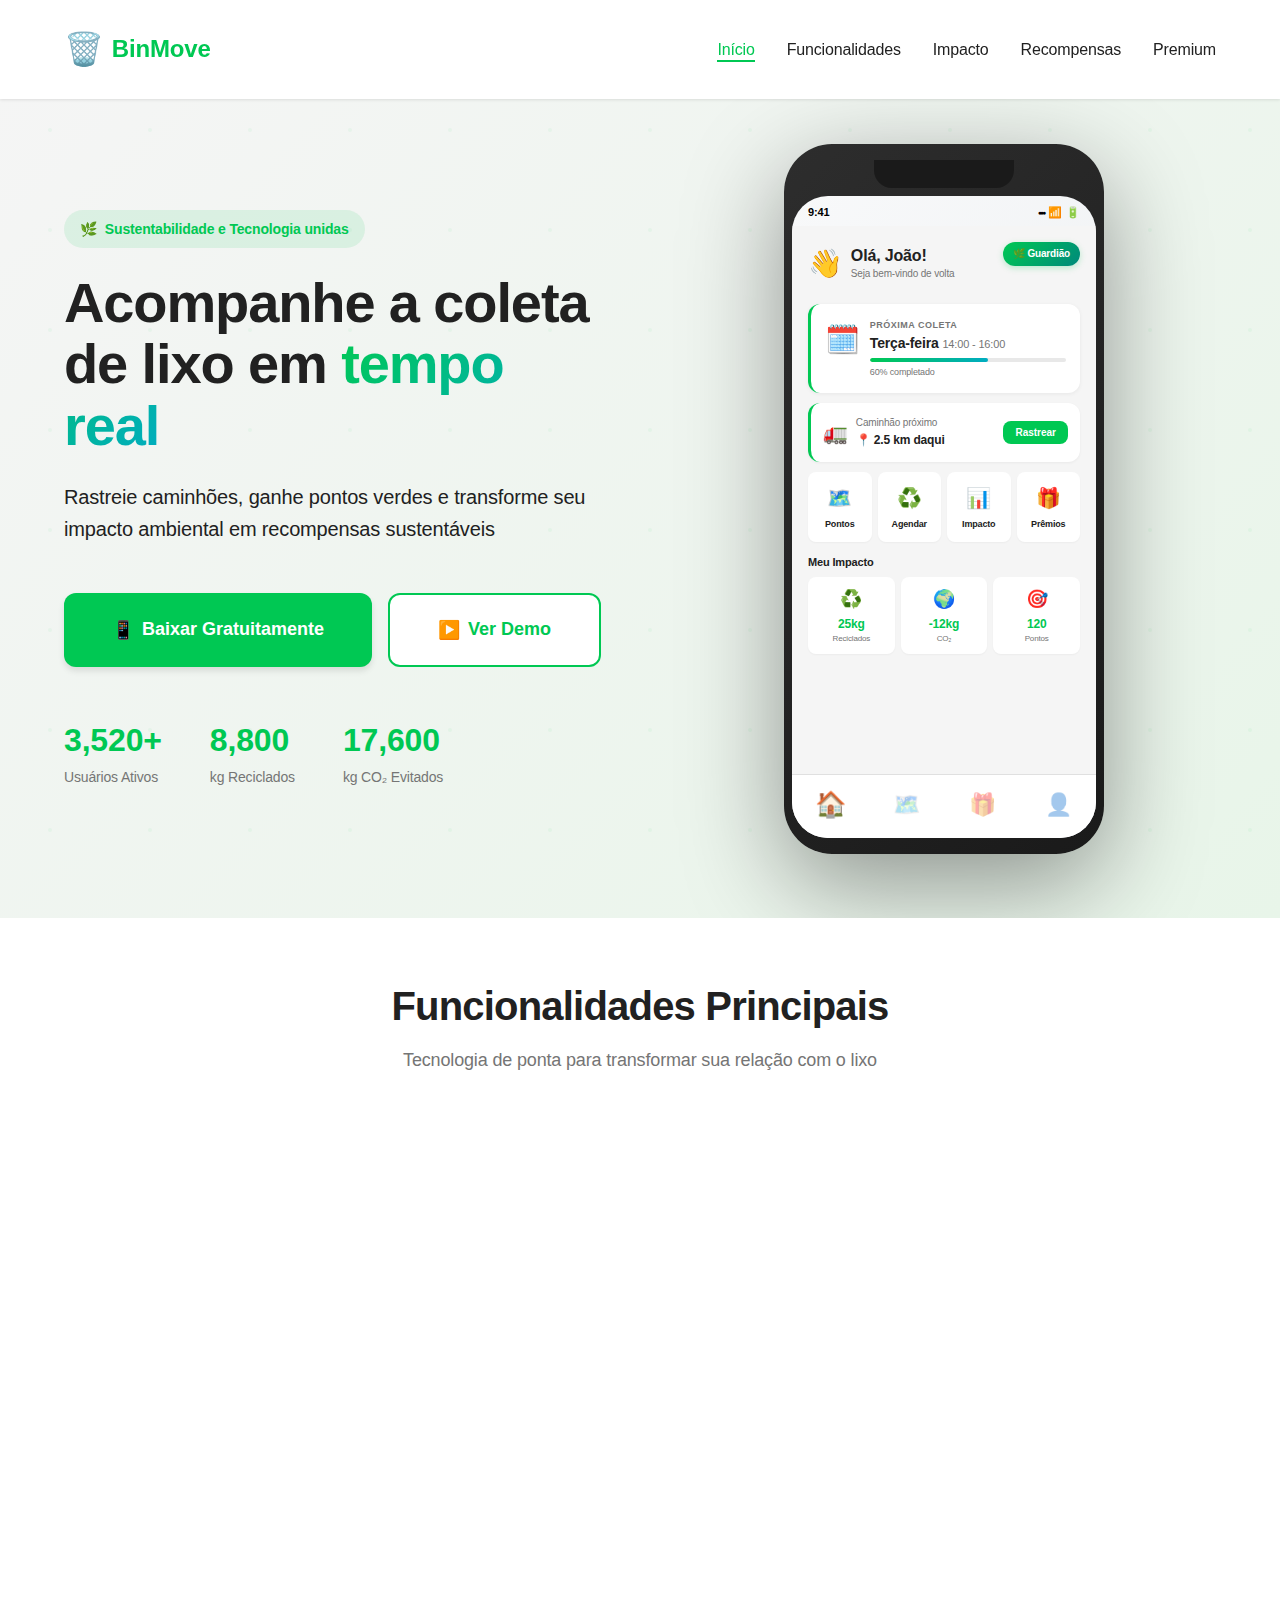
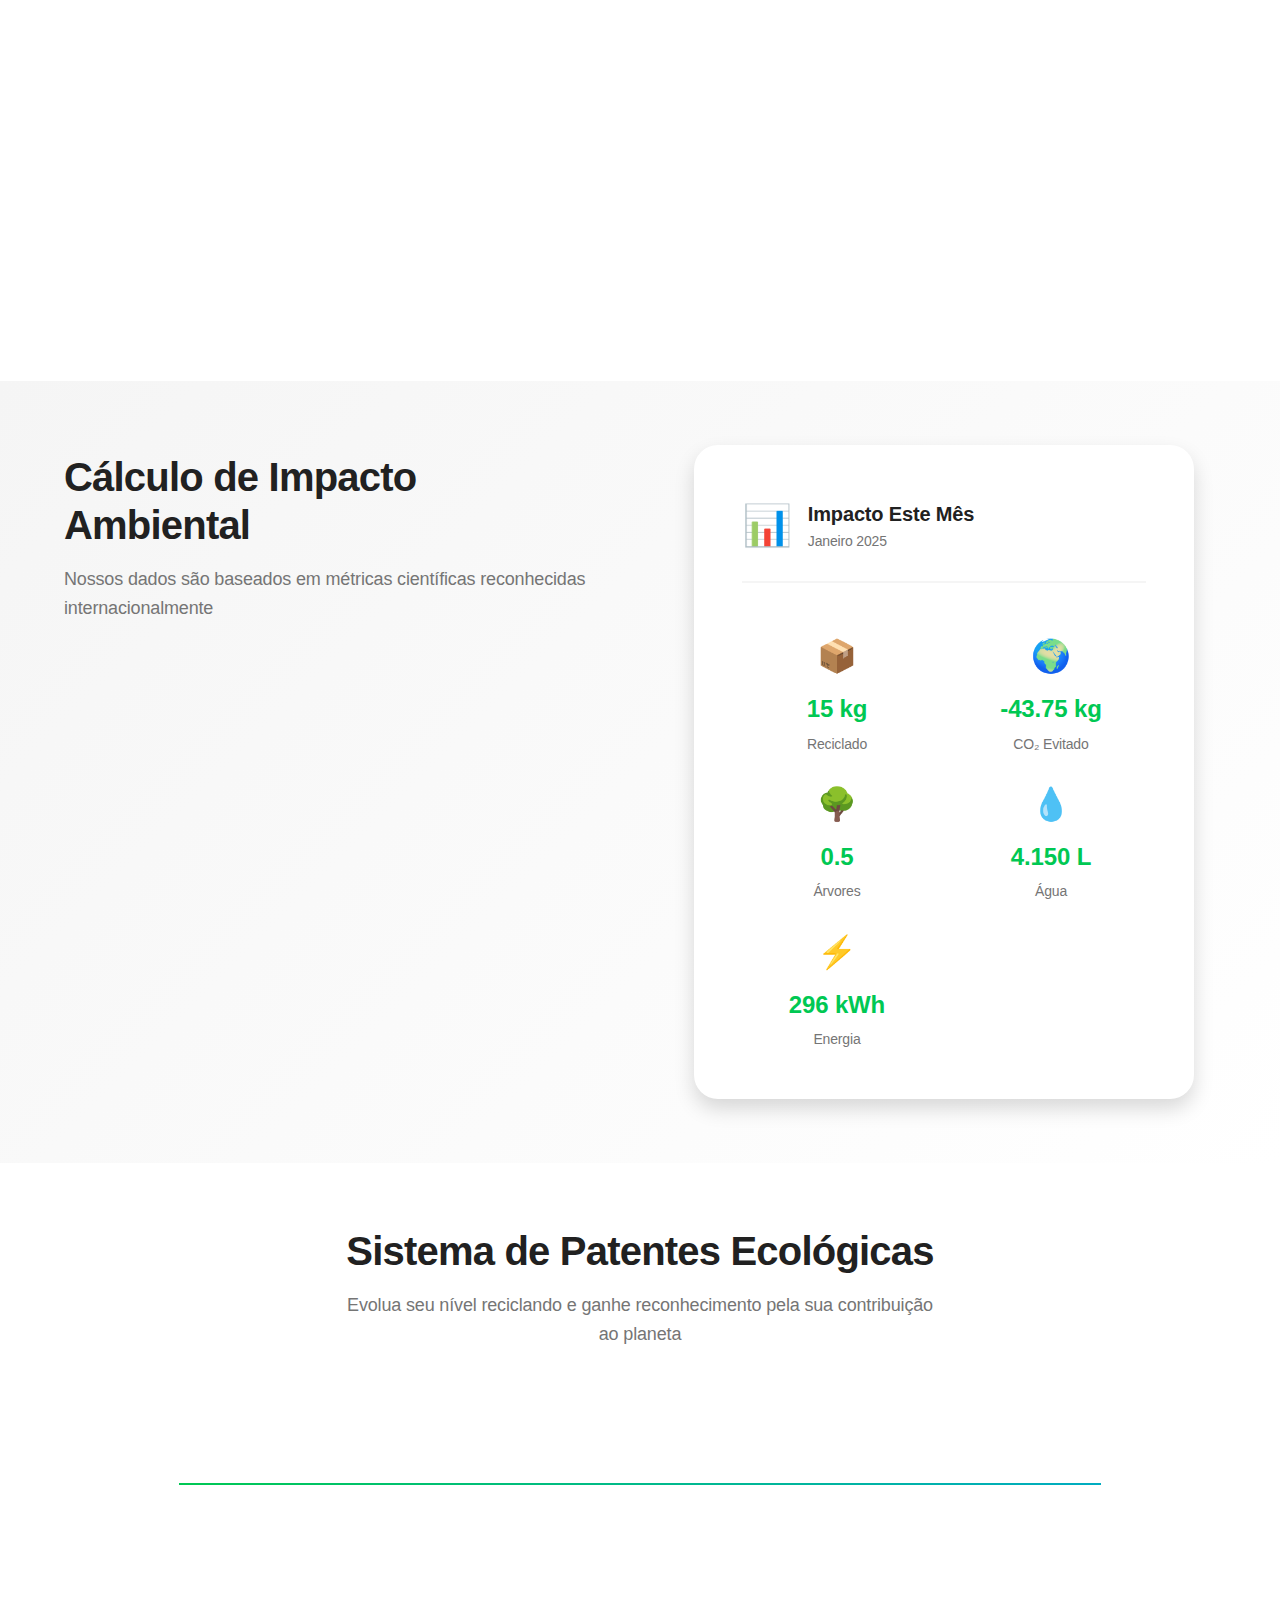
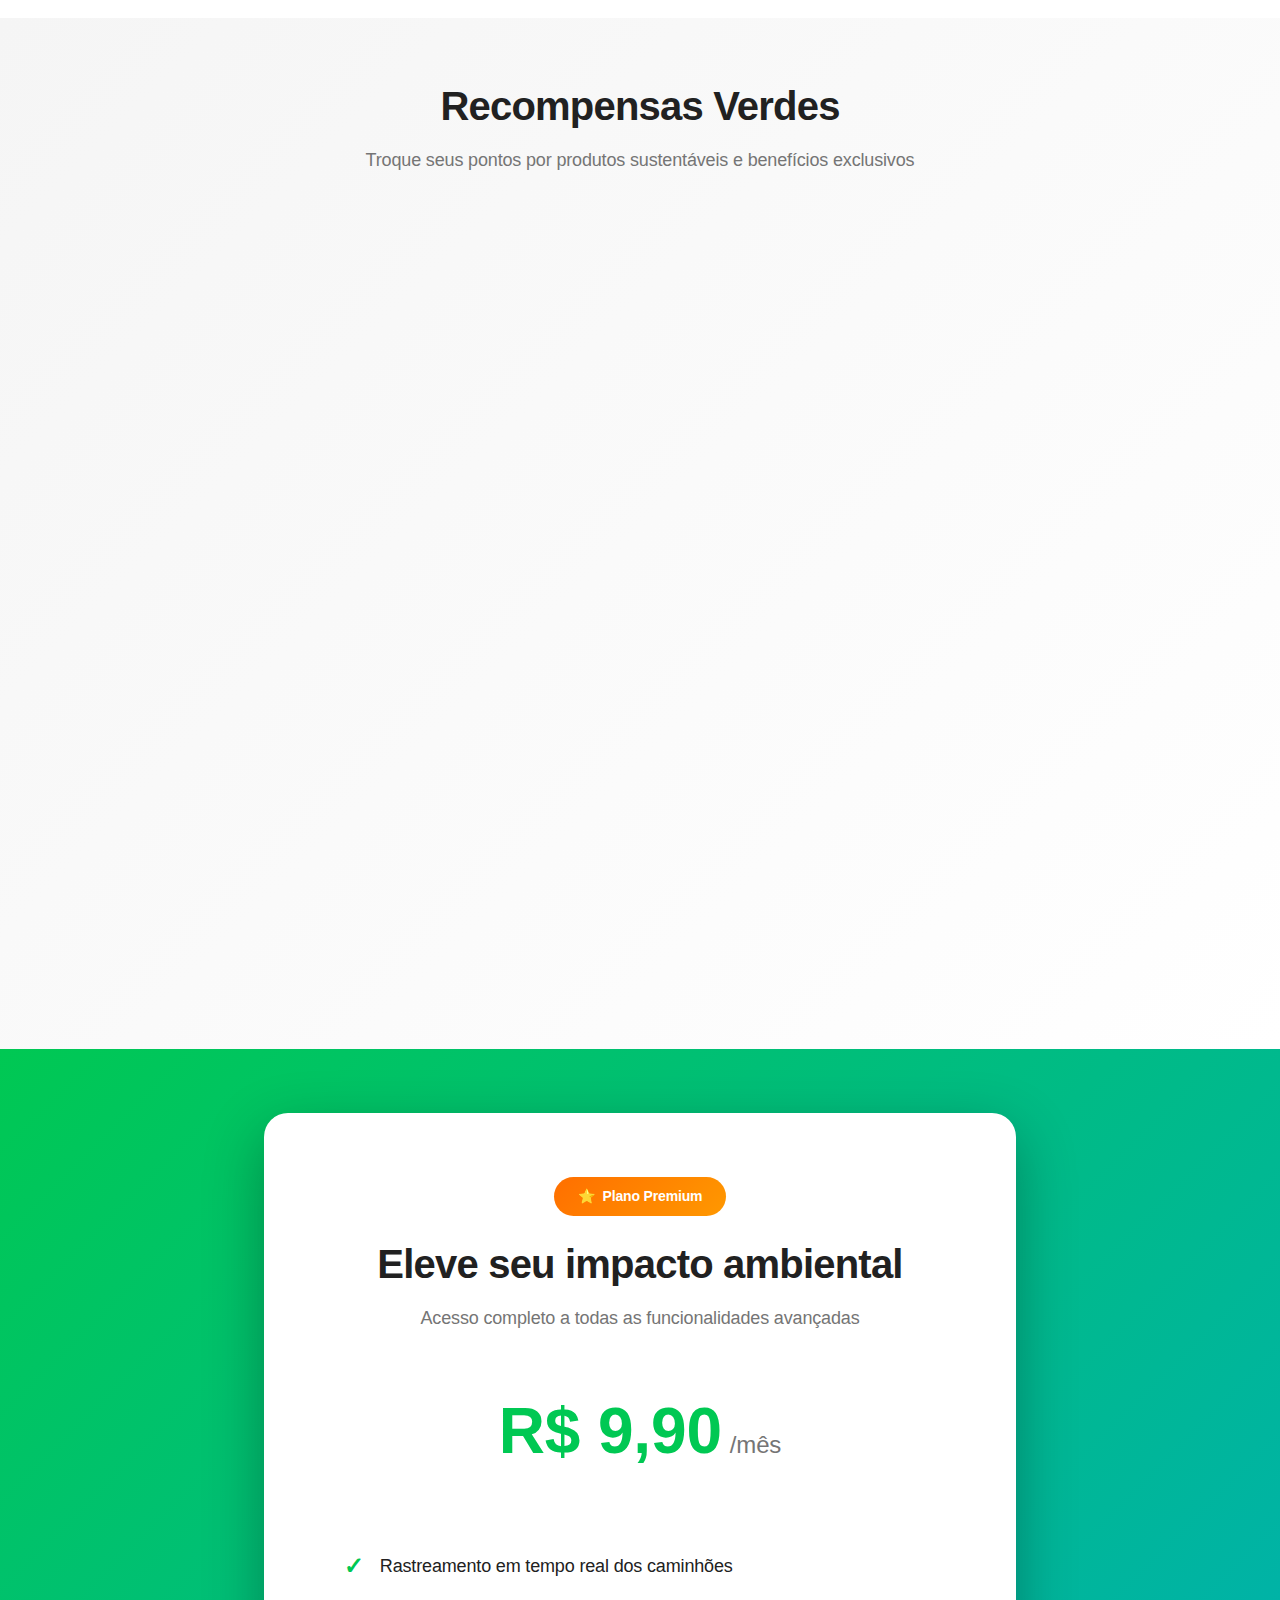
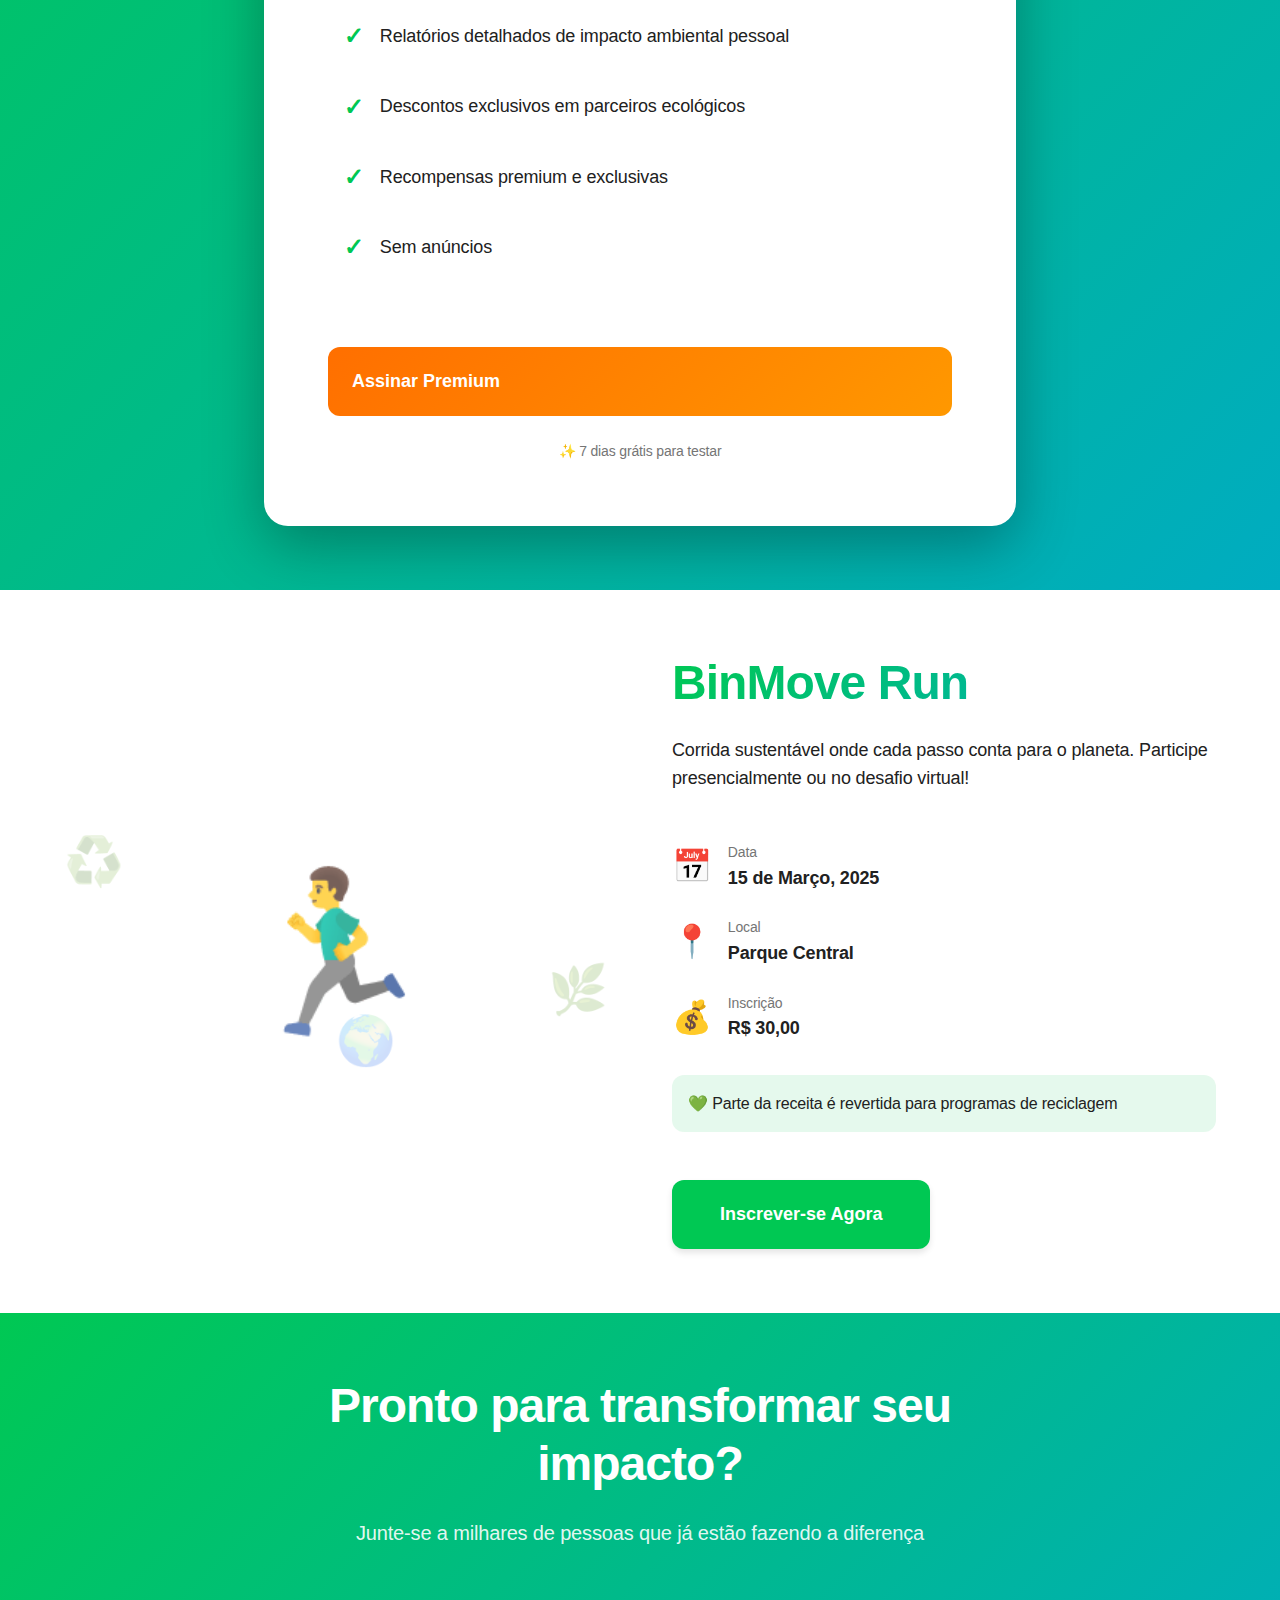
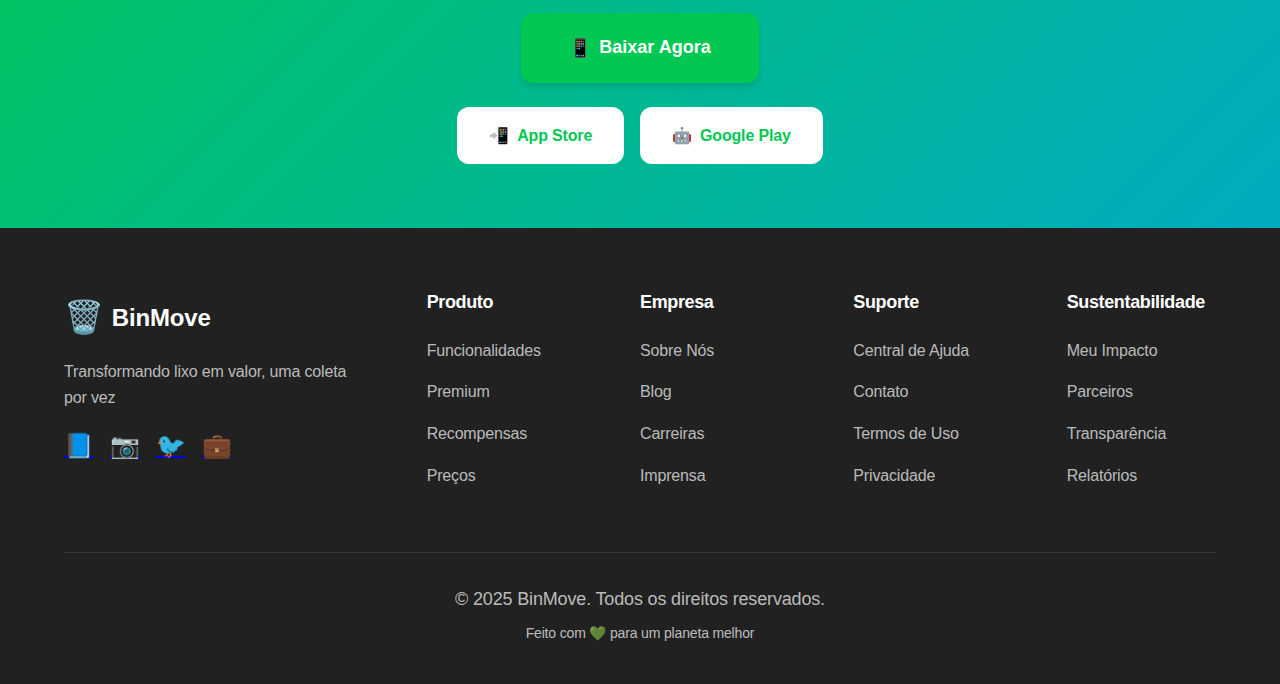
<file: index-embed.html>
<!DOCTYPE html>
<html lang="pt-BR">
<head>
    <meta charset="UTF-8">
    <meta name="viewport" content="width=device-width, initial-scale=1.0">
    <meta name="description" content="TrashMove - Sistema sustentável de coleta de lixo com rastreamento em tempo real">
    <title>BinMove - Transformando Lixo em Valor </title>
    
    <!-- Meta Tags Open Graph -->
    <meta property="og:title" content="TrashMove - Transformando Lixo em Valor">
    <meta property="og:description" content="Rastreie caminhões, ganhe pontos verdes e transforme seu impacto ambiental em recompensas sustentáveis">
    <meta property="og:type" content="website">
    
    <!-- Twitter Card -->
    <meta name="twitter:card" content="summary_large_image">
    <meta name="twitter:title" content="TrashMove - Transformando Lixo em Valor">
    <meta name="twitter:description" content="Sistema sustentável de coleta de lixo com rastreamento em tempo real">
    
    <!-- Favicon -->
    <link rel="icon" type="image/svg+xml" href="data:image/svg+xml,<svg xmlns='http://www.w3.org/2000/svg' viewBox='0 0 100 100'><text y='.9em' font-size='90'>🗑️</text></svg>">
    
    <meta name="theme-color" content="#00C853">
    
    <!-- CSS embutido para compatibilidade com WebViews/WhatsApp -->
    <style>
/* ========== CSS Variables ========== */
:root {
    --primary: #00C853;
    --primary-dark: #00897B;
    --secondary: #00ACC1;
    --accent: #FF6F00;
    --background: #F5F5F5;
    --surface: #FFFFFF;
    --error: #F44336;
    --text: #212121;
    --text-secondary: #757575;
    --success: #00C853;
    
    /* Typography */
    --font-family: 'Inter', -apple-system, BlinkMacSystemFont, 'Segoe UI', sans-serif;
    
    /* Spacing */
    --spacing-xs: 4px;
    --spacing-sm: 8px;
    --spacing-md: 16px;
    --spacing-lg: 24px;
    --spacing-xl: 32px;
    --spacing-2xl: 48px;
    --spacing-3xl: 64px;
    
    /* Border Radius */
    --radius-sm: 8px;
    --radius-md: 12px;
    --radius-lg: 16px;
    --radius-xl: 24px;
    --radius-full: 9999px;
    
    /* Shadows */
    --shadow-sm: 0 1px 3px rgba(0,0,0,0.1);
    --shadow-md: 0 4px 6px rgba(0,0,0,0.1);
    --shadow-lg: 0 10px 20px rgba(0,0,0,0.15);
    --shadow-xl: 0 20px 60px rgba(0,0,0,0.3);
    
    /* Container */
    --container-width: 1200px;
}

/* ========== Reset & Base Styles ========== */
* {
    margin: 0;
    padding: 0;
    box-sizing: border-box;
}

html {
    scroll-behavior: smooth;
}

body {
    font-family: var(--font-family);
    background: var(--background);
    color: var(--text);
    line-height: 1.6;
    letter-spacing: -0.01em;
    overflow-x: hidden;
}

.container {
    max-width: var(--container-width);
    margin: 0 auto;
    padding: 0 var(--spacing-lg);
}

/* ========== Typography ========== */
h1, h2, h3, h4, h5, h6 {
    font-weight: 700;
    line-height: 1.2;
    letter-spacing: -0.02em;
}

h1 { font-size: 3.5rem; }
h2 { font-size: 2.5rem; }
h3 { font-size: 1.75rem; }
h4 { font-size: 1.5rem; }

p {
    font-size: 1.125rem;
    line-height: 1.6;
    color: var(--text-secondary);
}

.gradient-text {
    background: linear-gradient(135deg, var(--primary), var(--secondary));
    -webkit-background-clip: text;
    -webkit-text-fill-color: transparent;
    background-clip: text;
}

/* ========== Buttons ========== */
.btn-primary,
.btn-secondary,
.btn-reward,
.btn-premium {
    font-family: var(--font-family);
    font-weight: 600;
    font-size: 1rem;
    padding: var(--spacing-md) var(--spacing-xl);
    border-radius: var(--radius-md);
    border: none;
    cursor: pointer;
    transition: all 0.3s ease;
    display: inline-flex;
    align-items: center;
    gap: var(--spacing-sm);
    text-decoration: none;
}

.btn-primary {
    background: var(--primary);
    color: white;
    box-shadow: var(--shadow-md);
}

.btn-primary:hover {
    background: var(--primary-dark);
    transform: translateY(-2px);
    box-shadow: var(--shadow-lg);
}

.btn-secondary {
    background: white;
    color: var(--primary);
    border: 2px solid var(--primary);
}

.btn-secondary:hover {
    background: var(--primary);
    color: white;
}

.btn-large {
    padding: var(--spacing-lg) var(--spacing-2xl);
    font-size: 1.125rem;
}

.btn-reward {
    width: 100%;
    background: var(--primary);
    color: white;
    padding: var(--spacing-md);
}

.btn-reward:hover {
    background: var(--primary-dark);
}

.btn-premium {
    width: 100%;
    background: linear-gradient(135deg, var(--accent), #FF9800);
    color: white;
    padding: var(--spacing-lg);
    font-size: 1.125rem;
    margin-top: var(--spacing-xl);
}

.btn-premium:hover {
    opacity: 0.9;
    transform: translateY(-2px);
}

/* ========== Navigation ========== */
.navbar {
    background: white;
    box-shadow: var(--shadow-sm);
    position: fixed;
    top: 0;
    left: 0;
    right: 0;
    z-index: 1000;
    transition: all 0.3s ease;
}

.navbar.scrolled {
    box-shadow: var(--shadow-md);
}

.navbar .container {
    display: flex;
    align-items: center;
    justify-content: space-between;
    padding: var(--spacing-lg);
}

.nav-brand {
    display: flex;
    align-items: center;
    gap: var(--spacing-sm);
    font-size: 1.5rem;
    font-weight: 700;
    color: var(--primary);
}

.logo {
    font-size: 2rem;
}

.nav-menu {
    display: flex;
    list-style: none;
    gap: var(--spacing-xl);
    align-items: center;
}

.nav-link {
    text-decoration: none;
    color: var(--text);
    font-weight: 500;
    transition: color 0.3s ease;
    position: relative;
}

.nav-link:hover,
.nav-link.active {
    color: var(--primary);
}

.nav-link.active::after {
    content: '';
    position: absolute;
    bottom: -4px;
    left: 0;
    right: 0;
    height: 2px;
    background: var(--primary);
}

.nav-cta {
    display: none;
}

.menu-toggle {
    display: none;
    flex-direction: column;
    background: none;
    border: none;
    cursor: pointer;
    padding: var(--spacing-sm);
}

.menu-toggle span {
    width: 25px;
    height: 3px;
    background: var(--primary);
    margin: 3px 0;
    transition: all 0.3s ease;
}

/* ========== Hero Section ========== */
.hero {
    margin-top: 80px;
    padding: var(--spacing-3xl) 0;
    position: relative;
    overflow: hidden;
    background: linear-gradient(135deg, #F5F5F5 0%, #E8F5E9 100%);
}

.hero-background {
    position: absolute;
    top: 0;
    left: 0;
    right: 0;
    bottom: 0;
    opacity: 0.5;
    background: url('data:image/svg+xml,<svg width="100" height="100" xmlns="http://www.w3.org/2000/svg"><circle cx="50" cy="50" r="2" fill="%2300C853" opacity="0.1"/></svg>');
    animation: backgroundMove 20s linear infinite;
}

@keyframes backgroundMove {
    from { transform: translate(0, 0); }
    to { transform: translate(100px, 100px); }
}

.hero .container {
    display: grid;
    grid-template-columns: 1fr 1fr;
    gap: var(--spacing-3xl);
    align-items: center;
    position: relative;
    z-index: 1;
}

.hero-content {
    animation: fadeInLeft 1s ease;
}

@keyframes fadeInLeft {
    from {
        opacity: 0;
        transform: translateX(-30px);
    }
    to {
        opacity: 1;
        transform: translateX(0);
    }
}

.hero-badge {
    display: inline-flex;
    align-items: center;
    gap: var(--spacing-sm);
    background: rgba(0, 200, 83, 0.1);
    color: var(--primary);
    padding: var(--spacing-sm) var(--spacing-md);
    border-radius: var(--radius-full);
    font-size: 0.875rem;
    font-weight: 600;
    margin-bottom: var(--spacing-lg);
}

.hero-title {
    font-size: 3.5rem;
    margin-bottom: var(--spacing-lg);
    line-height: 1.1;
}

.hero-description {
    font-size: 1.25rem;
    margin-bottom: var(--spacing-2xl);
    color: var(--text);
}

.hero-actions {
    display: flex;
    gap: var(--spacing-md);
    margin-bottom: var(--spacing-2xl);
    flex-wrap: wrap;
}

.hero-stats {
    display: flex;
    gap: var(--spacing-2xl);
}

.stat-item {
    display: flex;
    flex-direction: column;
}

.stat-value {
    font-size: 2rem;
    font-weight: 700;
    color: var(--primary);
}

.stat-label {
    font-size: 0.875rem;
    color: var(--text-secondary);
    font-weight: 500;
}

/* Phone Mockup */
.hero-visual {
    animation: fadeInRight 1s ease;
}

@keyframes fadeInRight {
    from {
        opacity: 0;
        transform: translateX(30px);
    }
    to {
        opacity: 1;
        transform: translateX(0);
    }
}

.phone-mockup {
    position: relative;
    display: flex;
    justify-content: center;
    align-items: center;
    perspective: 1000px;
}

.phone-frame {
    background: linear-gradient(135deg, #2D2D2D 0%, #1A1A1A 100%);
    border-radius: 48px;
    padding: 16px 8px;
    box-shadow: 0 30px 100px rgba(0,0,0,0.4);
    width: 100%;
    max-width: 320px;
    animation: phoneFloat 3s ease-in-out infinite;
}

@keyframes phoneFloat {
    0%, 100% { transform: translateY(0); }
    50% { transform: translateY(-10px); }
}

.phone-notch {
    background: #1A1A1A;
    width: 140px;
    height: 28px;
    border-radius: 0 0 18px 18px;
    margin: 0 auto 8px auto;
    position: relative;
}

.phone-screen {
    background: linear-gradient(135deg, #F8F9FA 0%, #E9ECEF 100%);
    border-radius: 36px;
    overflow: hidden;
    aspect-ratio: 9/19;
    display: flex;
    flex-direction: column;
    position: relative;
}

.phone-status-bar {
    background: transparent;
    padding: 8px 16px 4px 16px;
    display: flex;
    justify-content: space-between;
    align-items: center;
    font-size: 11px;
    font-weight: 600;
    color: #000;
    flex-shrink: 0;
}

.phone-status-bar .time {
    font-weight: 700;
}

.status-icons {
    display: flex;
    gap: 4px;
    align-items: center;
    font-size: 11px;
}

.status-icons .signal {
    font-size: 7px;
    letter-spacing: -2px;
}

.status-icons .wifi,
.status-icons .battery {
    font-size: 11px;
}

.mockup-content {
    flex: 1;
    background: var(--background);
    padding: 16px;
    display: flex;
    flex-direction: column;
    gap: 10px;
    overflow-y: auto;
    min-height: 0;
}

.mockup-content::-webkit-scrollbar {
    width: 3px;
}

.mockup-content::-webkit-scrollbar-track {
    background: transparent;
}

.mockup-content::-webkit-scrollbar-thumb {
    background: rgba(0, 200, 83, 0.3);
    border-radius: 2px;
}

.mockup-header {
    display: flex;
    justify-content: space-between;
    align-items: flex-start;
    margin-bottom: 8px;
}

.greeting {
    display: flex;
    gap: 8px;
    align-items: center;
}

.greeting-emoji {
    font-size: 28px;
}

.greeting-text {
    font-size: 16px;
    font-weight: 700;
    color: var(--text);
    line-height: 1.2;
}

.greeting-subtext {
    font-size: 10px;
    color: var(--text-secondary);
    font-weight: 400;
    margin-top: 1px;
}

.mockup-header .patent-badge {
    background: linear-gradient(135deg, var(--primary), var(--primary-dark));
    color: white;
    padding: 4px 10px;
    border-radius: var(--radius-full);
    font-size: 10px;
    font-weight: 600;
    box-shadow: 0 2px 6px rgba(0, 200, 83, 0.25);
}

.mockup-card {
    background: white;
    padding: 14px;
    border-radius: var(--radius-md);
    box-shadow: 0 1px 4px rgba(0,0,0,0.06);
    display: flex;
    gap: 10px;
}

.mockup-card.primary-card {
    background: white;
    border-left: 3px solid var(--primary);
}

.card-icon {
    font-size: 28px;
    flex-shrink: 0;
}

.card-content {
    flex: 1;
}

.card-label {
    font-size: 9px;
    color: var(--text-secondary);
    font-weight: 700;
    text-transform: uppercase;
    letter-spacing: 0.5px;
    margin-bottom: 2px;
}

.card-time {
    font-size: 14px;
    font-weight: 700;
    margin: 2px 0 6px 0;
    color: var(--text);
    line-height: 1.2;
}

.card-time-small {
    font-size: 11px;
    font-weight: 500;
    color: var(--text-secondary);
}

.progress-bar-container {
    margin-top: 6px;
}

.progress-bar {
    background: #E8E8E8;
    height: 4px;
    border-radius: 2px;
    overflow: hidden;
}

.progress-fill {
    background: linear-gradient(90deg, var(--primary), var(--secondary));
    height: 100%;
    width: 60%;
    border-radius: 2px;
    animation: progressAnimation 2s ease;
}

@keyframes progressAnimation {
    from { width: 0; }
    to { width: 60%; }
}

.progress-text {
    font-size: 9px;
    color: var(--text-secondary);
    margin-top: 3px;
    font-weight: 500;
}

.mockup-tracker-card {
    background: white;
    border-left: 3px solid var(--primary);
    border-radius: var(--radius-md);
    padding: 12px;
    display: flex;
    justify-content: space-between;
    align-items: center;
    box-shadow: 0 1px 3px rgba(0,0,0,0.05);
}

.tracker-info {
    display: flex;
    gap: 8px;
    align-items: center;
}

.tracker-icon {
    font-size: 20px;
}

.tracker-label {
    font-size: 10px;
    color: var(--text-secondary);
    font-weight: 500;
}

.tracker-distance {
    font-size: 12px;
    font-weight: 600;
    color: var(--text);
}

.tracker-btn {
    background: var(--primary);
    color: white;
    border: none;
    padding: 6px 12px;
    border-radius: var(--radius-sm);
    font-size: 10px;
    font-weight: 600;
    cursor: pointer;
}

.mockup-quick-actions {
    display: grid;
    grid-template-columns: repeat(4, 1fr);
    gap: 6px;
}

.quick-action-item {
    background: white;
    padding: 10px 6px;
    border-radius: var(--radius-sm);
    text-align: center;
    box-shadow: 0 1px 2px rgba(0,0,0,0.04);
}

.quick-action-icon {
    font-size: 20px;
    margin-bottom: 3px;
}

.quick-action-label {
    font-size: 9px;
    color: var(--text);
    font-weight: 600;
}

.mockup-stats-container {
    margin-top: 2px;
}

.stats-title {
    font-size: 11px;
    font-weight: 700;
    color: var(--text);
    margin-bottom: 6px;
}

.mockup-stats {
    display: grid;
    grid-template-columns: repeat(3, 1fr);
    gap: 6px;
}

.mini-stat {
    background: white;
    padding: 8px 6px;
    border-radius: var(--radius-sm);
    display: flex;
    flex-direction: column;
    align-items: center;
    text-align: center;
    box-shadow: 0 1px 2px rgba(0,0,0,0.04);
}

.stat-emoji {
    font-size: 18px;
    margin-bottom: 3px;
}

.stat-num {
    font-size: 12px;
    font-weight: 700;
    color: var(--primary);
    line-height: 1.2;
}

.stat-text {
    font-size: 8px;
    color: var(--text-secondary);
    font-weight: 500;
    margin-top: 2px;
}

.phone-nav-bar {
    background: white;
    border-top: 1px solid #E0E0E0;
    padding: 12px 0 16px 0;
    display: flex;
    justify-content: space-around;
    align-items: center;
    flex-shrink: 0;
}

.nav-item-icon {
    font-size: 22px;
    opacity: 0.4;
    transition: all 0.2s ease;
}

.nav-item-icon.active {
    opacity: 1;
    transform: scale(1.15);
}

/* ========== Section Styles ========== */
section {
    padding: var(--spacing-3xl) 0;
}

.section-header {
    text-align: center;
    margin-bottom: var(--spacing-3xl);
}

.section-header.align-left {
    text-align: left;
}

.section-title {
    font-size: 2.5rem;
    margin-bottom: var(--spacing-md);
    color: var(--text);
}

.section-subtitle {
    font-size: 1.125rem;
    color: var(--text-secondary);
    max-width: 600px;
    margin: 0 auto;
}

.section-header.align-left .section-subtitle {
    margin: 0;
}

/* ========== Features Section ========== */
.features {
    background: white;
}

.features-grid {
    display: grid;
    grid-template-columns: repeat(auto-fit, minmax(300px, 1fr));
    gap: var(--spacing-xl);
}

.feature-card {
    background: var(--surface);
    padding: var(--spacing-2xl);
    border-radius: var(--radius-lg);
    box-shadow: var(--shadow-sm);
    transition: all 0.3s ease;
    border: 1px solid #F0F0F0;
}

.feature-card:hover {
    transform: translateY(-8px);
    box-shadow: var(--shadow-lg);
    border-color: var(--primary);
}

.feature-icon {
    font-size: 3rem;
    margin-bottom: var(--spacing-lg);
}

.feature-title {
    font-size: 1.5rem;
    margin-bottom: var(--spacing-md);
    color: var(--text);
}

.feature-description {
    color: var(--text-secondary);
    line-height: 1.6;
}

/* ========== Impact Section ========== */
.impact {
    background: linear-gradient(135deg, var(--background) 0%, white 100%);
}

.impact-grid {
    display: grid;
    grid-template-columns: 1fr 1fr;
    gap: var(--spacing-3xl);
    align-items: center;
}

.impact-list {
    display: flex;
    flex-direction: column;
    gap: var(--spacing-xl);
}

.impact-item {
    display: flex;
    gap: var(--spacing-lg);
}

.impact-icon {
    font-size: 2.5rem;
    flex-shrink: 0;
}

.impact-info h4 {
    font-size: 1.25rem;
    margin-bottom: var(--spacing-sm);
    color: var(--text);
}

.impact-visual {
    display: flex;
    justify-content: center;
}

.impact-card.large {
    background: white;
    padding: var(--spacing-2xl);
    border-radius: var(--radius-xl);
    box-shadow: var(--shadow-lg);
    max-width: 500px;
    width: 100%;
}

.impact-header {
    display: flex;
    align-items: center;
    gap: var(--spacing-md);
    margin-bottom: var(--spacing-2xl);
    padding-bottom: var(--spacing-lg);
    border-bottom: 2px solid var(--background);
}

.card-emoji {
    font-size: 2.5rem;
}

.card-title {
    font-size: 1.25rem;
    font-weight: 600;
    color: var(--text);
}

.card-period {
    font-size: 0.875rem;
    color: var(--text-secondary);
}

.impact-metrics {
    display: grid;
    grid-template-columns: repeat(2, 1fr);
    gap: var(--spacing-lg);
}

.metric {
    text-align: center;
}

.metric-emoji {
    font-size: 2rem;
    display: block;
    margin-bottom: var(--spacing-sm);
}

.metric-value {
    font-size: 1.5rem;
    font-weight: 700;
    color: var(--primary);
    margin-bottom: var(--spacing-xs);
}

.metric-label {
    font-size: 0.875rem;
    color: var(--text-secondary);
    font-weight: 500;
}

/* ========== Ranks Section ========== */
.ranks {
    background: white;
}

.ranks-timeline {
    display: flex;
    justify-content: space-between;
    align-items: center;
    flex-wrap: wrap;
    gap: var(--spacing-lg);
    position: relative;
}

.ranks-timeline::before {
    content: '';
    position: absolute;
    top: 50%;
    left: 10%;
    right: 10%;
    height: 2px;
    background: linear-gradient(90deg, var(--primary), var(--secondary));
    z-index: 0;
}

.rank-item {
    display: flex;
    flex-direction: column;
    align-items: center;
    gap: var(--spacing-md);
    position: relative;
    z-index: 1;
    flex: 1;
    min-width: 150px;
}

.rank-badge {
    width: 80px;
    height: 80px;
    border-radius: 50%;
    background: white;
    border: 3px solid #E0E0E0;
    display: flex;
    align-items: center;
    justify-content: center;
    font-size: 2.5rem;
    position: relative;
    transition: all 0.3s ease;
}

.rank-badge.current {
    border-color: var(--primary);
    background: linear-gradient(135deg, var(--primary), var(--secondary));
    transform: scale(1.1);
    box-shadow: 0 0 20px rgba(0, 200, 83, 0.3);
}

.current-badge {
    position: absolute;
    top: -8px;
    right: -8px;
    background: var(--accent);
    color: white;
    padding: 2px 8px;
    border-radius: var(--radius-full);
    font-size: 0.625rem;
    font-weight: 600;
}

.rank-badge.special {
    border-color: var(--accent);
    background: linear-gradient(135deg, var(--accent), #FF9800);
}

.rank-info {
    text-align: center;
}

.rank-info h4 {
    font-size: 1rem;
    margin-bottom: var(--spacing-xs);
    color: var(--text);
}

.rank-info p {
    font-size: 0.875rem;
    color: var(--text-secondary);
}

/* ========== Rewards Section ========== */
.rewards {
    background: linear-gradient(135deg, var(--background) 0%, white 100%);
}

.rewards-grid {
    display: grid;
    grid-template-columns: repeat(auto-fit, minmax(280px, 1fr));
    gap: var(--spacing-xl);
}

.reward-card {
    background: white;
    padding: var(--spacing-2xl);
    border-radius: var(--radius-lg);
    box-shadow: var(--shadow-md);
    text-align: center;
    transition: all 0.3s ease;
    display: flex;
    flex-direction: column;
    gap: var(--spacing-md);
}

.reward-card:hover {
    transform: translateY(-8px);
    box-shadow: var(--shadow-lg);
}

.reward-icon {
    font-size: 4rem;
}

.reward-card h3 {
    font-size: 1.25rem;
    margin-bottom: var(--spacing-sm);
    color: var(--text);
}

.reward-points {
    font-size: 1.125rem;
    font-weight: 600;
    color: var(--primary);
}

/* ========== Premium Section ========== */
.premium {
    background: linear-gradient(135deg, var(--primary) 0%, var(--secondary) 100%);
    color: white;
}

.premium .container {
    max-width: 800px;
}

.premium-card {
    background: white;
    padding: var(--spacing-3xl);
    border-radius: var(--radius-xl);
    text-align: center;
    box-shadow: var(--shadow-xl);
    color: var(--text);
}

.premium-badge {
    display: inline-flex;
    align-items: center;
    gap: var(--spacing-sm);
    background: linear-gradient(135deg, var(--accent), #FF9800);
    color: white;
    padding: var(--spacing-sm) var(--spacing-lg);
    border-radius: var(--radius-full);
    font-size: 0.875rem;
    font-weight: 600;
    margin-bottom: var(--spacing-lg);
}

.premium-title {
    font-size: 2.5rem;
    margin-bottom: var(--spacing-md);
    color: var(--text);
}

.premium-subtitle {
    font-size: 1.125rem;
    color: var(--text-secondary);
    margin-bottom: var(--spacing-2xl);
}

.premium-price {
    display: flex;
    align-items: baseline;
    justify-content: center;
    gap: var(--spacing-sm);
    margin-bottom: var(--spacing-2xl);
}

.price-amount {
    font-size: 4rem;
    font-weight: 700;
    color: var(--primary);
}

.price-period {
    font-size: 1.5rem;
    color: var(--text-secondary);
}

.premium-features {
    list-style: none;
    text-align: left;
    margin-bottom: var(--spacing-xl);
}

.premium-features li {
    display: flex;
    align-items: center;
    gap: var(--spacing-md);
    padding: var(--spacing-md);
    font-size: 1.125rem;
    color: var(--text);
}

.check-icon {
    color: var(--success);
    font-size: 1.5rem;
    font-weight: bold;
}

.trial-badge {
    text-align: center;
    color: var(--text-secondary);
    font-size: 0.875rem;
    margin-top: var(--spacing-lg);
}

/* ========== Events Section ========== */
.events {
    background: white;
}

.events-content {
    display: grid;
    grid-template-columns: 1fr 1fr;
    gap: var(--spacing-3xl);
    align-items: center;
}

.event-visual {
    display: flex;
    justify-content: center;
    align-items: center;
    position: relative;
}

.event-icon-large {
    font-size: 10rem;
    opacity: 0.8;
}

.event-decorations {
    position: absolute;
    width: 100%;
    height: 100%;
}

.decoration {
    position: absolute;
    font-size: 3rem;
    opacity: 0.2;
    animation: float 3s ease-in-out infinite;
}

.decoration:nth-child(1) {
    top: 0;
    left: 0;
    animation-delay: 0s;
}

.decoration:nth-child(2) {
    top: 50%;
    right: 0;
    animation-delay: 1s;
}

.decoration:nth-child(3) {
    bottom: 0;
    left: 50%;
    animation-delay: 2s;
}

@keyframes float {
    0%, 100% { transform: translateY(0); }
    50% { transform: translateY(-20px); }
}

.event-title {
    font-size: 3rem;
    margin-bottom: var(--spacing-lg);
    background: linear-gradient(135deg, var(--primary), var(--secondary));
    -webkit-background-clip: text;
    -webkit-text-fill-color: transparent;
    background-clip: text;
}

.event-description {
    font-size: 1.125rem;
    margin-bottom: var(--spacing-2xl);
    color: var(--text);
}

.event-details {
    display: flex;
    flex-direction: column;
    gap: var(--spacing-lg);
    margin-bottom: var(--spacing-xl);
}

.event-detail-item {
    display: flex;
    gap: var(--spacing-md);
    align-items: center;
}

.event-detail-item .event-icon {
    font-size: 2rem;
}

.detail-label {
    font-size: 0.875rem;
    color: var(--text-secondary);
    font-weight: 500;
}

.detail-value {
    font-size: 1.125rem;
    font-weight: 600;
    color: var(--text);
}

.event-note {
    background: rgba(0, 200, 83, 0.1);
    padding: var(--spacing-md);
    border-radius: var(--radius-md);
    margin-bottom: var(--spacing-2xl);
    font-size: 1rem;
    color: var(--text);
}

/* ========== CTA Section ========== */
.cta {
    background: linear-gradient(135deg, var(--primary) 0%, var(--secondary) 100%);
    color: white;
    text-align: center;
}

.cta-content {
    max-width: 800px;
    margin: 0 auto;
}

.cta-title {
    font-size: 3rem;
    margin-bottom: var(--spacing-lg);
    color: white;
}

.cta-description {
    font-size: 1.25rem;
    margin-bottom: var(--spacing-3xl);
    color: rgba(255, 255, 255, 0.9);
}

.cta-actions {
    display: flex;
    flex-direction: column;
    align-items: center;
    gap: var(--spacing-lg);
}

.store-badges {
    display: flex;
    gap: var(--spacing-md);
    flex-wrap: wrap;
    justify-content: center;
}

.store-badge {
    background: white;
    color: var(--primary);
    padding: var(--spacing-md) var(--spacing-xl);
    border-radius: var(--radius-md);
    text-decoration: none;
    font-weight: 600;
    display: flex;
    align-items: center;
    gap: var(--spacing-sm);
    transition: all 0.3s ease;
}

.store-badge:hover {
    transform: translateY(-2px);
    box-shadow: var(--shadow-md);
}

/* ========== Footer ========== */
.footer {
    background: var(--text);
    color: white;
    padding: var(--spacing-3xl) 0 var(--spacing-xl);
}

.footer-grid {
    display: grid;
    grid-template-columns: 2fr 1fr 1fr 1fr 1fr;
    gap: var(--spacing-3xl);
    margin-bottom: var(--spacing-3xl);
}

.footer-brand {
    display: flex;
    flex-direction: column;
    gap: var(--spacing-md);
}

.footer-logo {
    display: flex;
    align-items: center;
    gap: var(--spacing-sm);
    font-size: 1.5rem;
    font-weight: 700;
}

.footer-tagline {
    color: rgba(255, 255, 255, 0.7);
    font-size: 1rem;
}

.social-links {
    display: flex;
    gap: var(--spacing-md);
}

.social-links a {
    font-size: 1.5rem;
    transition: transform 0.3s ease;
}

.social-links a:hover {
    transform: scale(1.2);
}

.footer-links {
    display: flex;
    flex-direction: column;
    gap: var(--spacing-md);
}

.footer-links h4 {
    font-size: 1.125rem;
    margin-bottom: var(--spacing-sm);
}

.footer-links a {
    color: rgba(255, 255, 255, 0.7);
    text-decoration: none;
    transition: color 0.3s ease;
}

.footer-links a:hover {
    color: var(--primary);
}

.footer-bottom {
    text-align: center;
    padding-top: var(--spacing-xl);
    border-top: 1px solid rgba(255, 255, 255, 0.1);
}

.footer-bottom p {
    color: rgba(255, 255, 255, 0.7);
    margin-bottom: var(--spacing-sm);
}

.footer-credit {
    font-size: 0.875rem !important;
}

/* ========== Scroll to Top ========== */
.scroll-top {
    position: fixed;
    bottom: var(--spacing-xl);
    right: var(--spacing-xl);
    width: 50px;
    height: 50px;
    background: var(--primary);
    color: white;
    border: none;
    border-radius: 50%;
    font-size: 1.5rem;
    cursor: pointer;
    opacity: 0;
    visibility: hidden;
    transition: all 0.3s ease;
    z-index: 999;
    box-shadow: var(--shadow-lg);
}

.scroll-top.visible {
    opacity: 1;
    visibility: visible;
}

.scroll-top:hover {
    background: var(--primary-dark);
    transform: translateY(-4px);
}

/* ========== Responsive Design ========== */
@media (max-width: 1024px) {
    h1 { font-size: 3rem; }
    h2 { font-size: 2rem; }
    
    .hero .container {
        grid-template-columns: 1fr;
        gap: var(--spacing-2xl);
    }
    
    .hero-title {
        font-size: 2.5rem;
    }
    
    .impact-grid,
    .events-content {
        grid-template-columns: 1fr;
    }
    
    .footer-grid {
        grid-template-columns: repeat(2, 1fr);
    }
}

@media (max-width: 768px) {
    .menu-toggle {
        display: flex;
    }
    
    .nav-menu {
        position: fixed;
        top: 80px;
        left: -100%;
        width: 100%;
        background: white;
        flex-direction: column;
        padding: var(--spacing-xl);
        box-shadow: var(--shadow-lg);
        transition: left 0.3s ease;
    }
    
    .nav-menu.active {
        left: 0;
    }
    
    .nav-cta {
        display: none;
    }
    
    h1 { font-size: 2.5rem; }
    h2 { font-size: 1.75rem; }
    
    .hero-title {
        font-size: 2rem;
    }
    
    .hero-stats {
        justify-content: space-around;
    }
    
    .ranks-timeline::before {
        display: none;
    }
    
    .ranks-timeline {
        flex-direction: column;
    }
    
    .footer-grid {
        grid-template-columns: 1fr;
        text-align: center;
    }
    
    .social-links {
        justify-content: center;
    }
}

@media (max-width: 480px) {
    .container {
        padding: 0 var(--spacing-md);
    }
    
    section {
        padding: var(--spacing-2xl) 0;
    }
    
    .hero-actions {
        flex-direction: column;
    }
    
    .hero-actions button {
        width: 100%;
    }
    
    .features-grid,
    .rewards-grid {
        grid-template-columns: 1fr;
    }
}

/* ========== Animations ========== */
@keyframes fadeIn {
    from {
        opacity: 0;
        transform: translateY(20px);
    }
    to {
        opacity: 1;
        transform: translateY(0);
    }
}

.feature-card,
.reward-card {
    animation: fadeIn 0.6s ease forwards;
}

.feature-card:nth-child(1) { animation-delay: 0.1s; }
.feature-card:nth-child(2) { animation-delay: 0.2s; }
.feature-card:nth-child(3) { animation-delay: 0.3s; }
.feature-card:nth-child(4) { animation-delay: 0.4s; }
.feature-card:nth-child(5) { animation-delay: 0.5s; }
.feature-card:nth-child(6) { animation-delay: 0.6s; }
    </style>
</head>
<body>
    <!-- Navigation -->
    <nav class="navbar" id="navbar">
        <div class="container">
            <div class="nav-brand">
                <span class="logo">🗑️</span>
                <span class="brand-name">BinMove</span>
            </div>
            <button class="menu-toggle" id="menuToggle" aria-label="Toggle menu">
                <span></span>
                <span></span>
                <span></span>
            </button>
            <ul class="nav-menu" id="navMenu">
                <li><a href="#home" class="nav-link active">Início</a></li>
                <li><a href="#features" class="nav-link">Funcionalidades</a></li>
                <li><a href="#impact" class="nav-link">Impacto</a></li>
                <li><a href="#rewards" class="nav-link">Recompensas</a></li>
                <li><a href="#premium" class="nav-link">Premium</a></li>
            </ul>
            <button class="btn-primary nav-cta" id="downloadBtn">Baixar App</button>
        </div>
    </nav>

    <!-- Hero Section -->
    <section id="home" class="hero">
        <div class="hero-background"></div>
        <div class="container">
            <div class="hero-content">
                <div class="hero-badge">
                    <span>🌿</span> Sustentabilidade e Tecnologia unidas
                </div>
                <h1 class="hero-title">
                    Acompanhe a coleta de lixo em 
                    <span class="gradient-text">tempo real</span>
                </h1>
                <p class="hero-description">
                    Rastreie caminhões, ganhe pontos verdes e transforme seu impacto ambiental em recompensas sustentáveis
                </p>
                <div class="hero-actions">
                    <button class="btn-primary btn-large">
                        <span>📱</span> Baixar Gratuitamente
                    </button>
                    <button class="btn-secondary btn-large">
                        <span>▶️</span> Ver Demo
                    </button>
                </div>
                <div class="hero-stats">
                    <div class="stat-item">
                        <div class="stat-value">10k+</div>
                        <div class="stat-label">Usuários Ativos</div>
                    </div>
                    <div class="stat-item">
                        <div class="stat-value">25k</div>
                        <div class="stat-label">kg Reciclados</div>
                    </div>
                    <div class="stat-item">
                        <div class="stat-value">-50k</div>
                        <div class="stat-label">kg CO₂ Evitados</div>
                    </div>
                </div>
            </div>
            <div class="hero-visual">
                <div class="phone-mockup">
                    <div class="phone-frame">
                        <div class="phone-notch"></div>
                        <div class="phone-screen">
                            <div class="phone-status-bar">
                                <span class="time">9:41</span>
                                <div class="status-icons">
                                    <span class="signal">●●●</span>
                                    <span class="wifi">📶</span>
                                    <span class="battery">🔋</span>
                                </div>
                            </div>
                            <div class="mockup-content">
                                <div class="mockup-header">
                                    <div class="greeting">
                                        <div class="greeting-emoji">👋</div>
                                        <div>
                                            <div class="greeting-text">Olá, João!</div>
                                            <div class="greeting-subtext">Seja bem-vindo de volta</div>
                                        </div>
                                    </div>
                                    <div class="patent-badge">🌿 Guardião</div>
                                </div>
                                
                                <div class="mockup-card primary-card">
                                    <div class="card-icon">🗓️</div>
                                    <div class="card-content">
                                        <div class="card-label">PRÓXIMA COLETA</div>
                                        <div class="card-time">Terça-feira <span class="card-time-small">14:00 - 16:00</span></div>
                                        <div class="progress-bar-container">
                                            <div class="progress-bar">
                                                <div class="progress-fill"></div>
                                            </div>
                                            <div class="progress-text">60% completado</div>
                                        </div>
                                    </div>
                                </div>
                                
                                <div class="mockup-tracker-card">
                                    <div class="tracker-info">
                                        <div class="tracker-icon">🚛</div>
                                        <div>
                                            <div class="tracker-label">Caminhão próximo</div>
                                            <div class="tracker-distance">📍 2.5 km daqui</div>
                                        </div>
                                    </div>
                                    <button class="tracker-btn">Rastrear</button>
                                </div>
                                
                                <div class="mockup-quick-actions">
                                    <div class="quick-action-item">
                                        <div class="quick-action-icon">🗺️</div>
                                        <div class="quick-action-label">Pontos</div>
                                    </div>
                                    <div class="quick-action-item">
                                        <div class="quick-action-icon">♻️</div>
                                        <div class="quick-action-label">Agendar</div>
                                    </div>
                                    <div class="quick-action-item">
                                        <div class="quick-action-icon">📊</div>
                                        <div class="quick-action-label">Impacto</div>
                                    </div>
                                    <div class="quick-action-item">
                                        <div class="quick-action-icon">🎁</div>
                                        <div class="quick-action-label">Prêmios</div>
                                    </div>
                                </div>
                                
                                <div class="mockup-stats-container">
                                    <div class="stats-title">Meu Impacto</div>
                                    <div class="mockup-stats">
                                        <div class="mini-stat">
                                            <span class="stat-emoji">♻️</span>
                                            <div>
                                                <div class="stat-num">25kg</div>
                                                <div class="stat-text">Reciclados</div>
                                            </div>
                                        </div>
                                        <div class="mini-stat">
                                            <span class="stat-emoji">🌍</span>
                                            <div>
                                                <div class="stat-num">-12kg</div>
                                                <div class="stat-text">CO₂</div>
                                            </div>
                                        </div>
                                        <div class="mini-stat">
                                            <span class="stat-emoji">🎯</span>
                                            <div>
                                                <div class="stat-num">120</div>
                                                <div class="stat-text">Pontos</div>
                                            </div>
                                        </div>
                                    </div>
                                </div>
                            </div>
                            <div class="phone-nav-bar">
                                <div class="nav-item-icon active">🏠</div>
                                <div class="nav-item-icon">🗺️</div>
                                <div class="nav-item-icon">🎁</div>
                                <div class="nav-item-icon">👤</div>
                            </div>
                        </div>
                    </div>
                </div>
            </div>
        </div>
    </section>

    <!-- Features Section -->
    <section id="features" class="features">
        <div class="container">
            <div class="section-header">
                <h2 class="section-title">Funcionalidades Principais</h2>
                <p class="section-subtitle">
                    Tecnologia de ponta para transformar sua relação com o lixo
                </p>
            </div>
            <div class="features-grid">
                <div class="feature-card">
                    <div class="feature-icon">📍</div>
                    <h3 class="feature-title">Rastreamento em Tempo Real</h3>
                    <p class="feature-description">
                        Veja exatamente quando o caminhão vai passar na sua rua. Nunca perca uma coleta novamente.
                    </p>
                </div>
                <div class="feature-card">
                    <div class="feature-icon">🗺️</div>
                    <h3 class="feature-title">Pontos de Coleta</h3>
                    <p class="feature-description">
                        Encontre os locais mais próximos para reciclar plástico, papel, metal, vidro e eletrônicos.
                    </p>
                </div>
                <div class="feature-card">
                    <div class="feature-icon">📊</div>
                    <h3 class="feature-title">Meu Impacto Ambiental</h3>
                    <p class="feature-description">
                        Acompanhe seu impacto com gráficos detalhados de CO₂ evitado, água e energia poupadas.
                    </p>
                </div>
                <div class="feature-card">
                    <div class="feature-icon">🎁</div>
                    <h3 class="feature-title">Sistema de Recompensas</h3>
                    <p class="feature-description">
                        Acumule pontos verdes e troque por produtos sustentáveis e benefícios exclusivos.
                    </p>
                </div>
                <div class="feature-card">
                    <div class="feature-icon">🏆</div>
                    <h3 class="feature-title">Gamificação & Patentes</h3>
                    <p class="feature-description">
                        Evolua de Iniciante Verde até Embaixador do Planeta. Ganhe badges e mostre seu impacto.
                    </p>
                </div>
                <div class="feature-card">
                    <div class="feature-icon">🏃</div>
                    <h3 class="feature-title">BinMove Run</h3>
                    <p class="feature-description">
                        Participe de corridas sustentáveis e desafios virtuais. Diversão com propósito ecológico.
                    </p>
                </div>
            </div>
        </div>
    </section>

    <!-- Impact Section -->
    <section id="impact" class="impact">
        <div class="container">
            <div class="impact-grid">
                <div class="impact-content">
                    <div class="section-header align-left">
                        <h2 class="section-title">Cálculo de Impacto Ambiental</h2>
                        <p class="section-subtitle">
                            Nossos dados são baseados em métricas científicas reconhecidas internacionalmente
                        </p>
                    </div>
                    <div class="impact-list">
                        <div class="impact-item">
                            <div class="impact-icon">🌍</div>
                            <div class="impact-info">
                                <h4>CO₂ Evitado</h4>
                                <p>Redução de emissões baseada em fatores científicos da EPA e WRI</p>
                            </div>
                        </div>
                        <div class="impact-item">
                            <div class="impact-icon">🌳</div>
                            <div class="impact-info">
                                <h4>Árvores Salvas</h4>
                                <p>15kg de papel reciclado = 1 árvore preservada</p>
                            </div>
                        </div>
                        <div class="impact-item">
                            <div class="impact-icon">💧</div>
                            <div class="impact-info">
                                <h4>Água Poupada</h4>
                                <p>Reciclagem economiza milhões de litros de água potável</p>
                            </div>
                        </div>
                        <div class="impact-item">
                            <div class="impact-icon">⚡</div>
                            <div class="impact-info">
                                <h4>Energia Economizada</h4>
                                <p>Redução significativa no consumo energético através da reciclagem</p>
                            </div>
                        </div>
                    </div>
                </div>
                <div class="impact-visual">
                    <div class="impact-card large">
                        <div class="impact-header">
                            <span class="card-emoji">📊</span>
                            <div>
                                <div class="card-title">Impacto Este Mês</div>
                                <div class="card-period">Janeiro 2025</div>
                            </div>
                        </div>
                        <div class="impact-metrics">
                            <div class="metric">
                                <span class="metric-emoji">📦</span>
                                <div class="metric-value">15 kg</div>
                                <div class="metric-label">Reciclado</div>
                            </div>
                            <div class="metric">
                                <span class="metric-emoji">🌍</span>
                                <div class="metric-value">-43.75 kg</div>
                                <div class="metric-label">CO₂ Evitado</div>
                            </div>
                            <div class="metric">
                                <span class="metric-emoji">🌳</span>
                                <div class="metric-value">0.5</div>
                                <div class="metric-label">Árvores</div>
                            </div>
                            <div class="metric">
                                <span class="metric-emoji">💧</span>
                                <div class="metric-value">4.150 L</div>
                                <div class="metric-label">Água</div>
                            </div>
                            <div class="metric">
                                <span class="metric-emoji">⚡</span>
                                <div class="metric-value">296 kWh</div>
                                <div class="metric-label">Energia</div>
                            </div>
                        </div>
                    </div>
                </div>
            </div>
        </div>
    </section>

    <!-- Ranks Section -->
    <section class="ranks">
        <div class="container">
            <div class="section-header">
                <h2 class="section-title">Sistema de Patentes Ecológicas</h2>
                <p class="section-subtitle">
                    Evolua seu nível reciclando e ganhe reconhecimento pela sua contribuição ao planeta
                </p>
            </div>
            <div class="ranks-timeline">
                <div class="rank-item">
                    <div class="rank-badge active">
                        <span class="rank-emoji">🌱</span>
                    </div>
                    <div class="rank-info">
                        <h4>Iniciante Verde</h4>
                        <p>0-5 kg reciclados</p>
                    </div>
                </div>
                <div class="rank-item">
                    <div class="rank-badge current">
                        <span class="rank-emoji">🌿</span>
                        <div class="current-badge">Atual</div>
                    </div>
                    <div class="rank-info">
                        <h4>Guardião Sustentável</h4>
                        <p>20 kg reciclados</p>
                    </div>
                </div>
                <div class="rank-item">
                    <div class="rank-badge">
                        <span class="rank-emoji">🌎</span>
                    </div>
                    <div class="rank-info">
                        <h4>Herói Ambiental</h4>
                        <p>50 kg reciclados</p>
                    </div>
                </div>
                <div class="rank-item">
                    <div class="rank-badge">
                        <span class="rank-emoji">🔋</span>
                    </div>
                    <div class="rank-info">
                        <h4>Líder Ecológico</h4>
                        <p>100 kg reciclados</p>
                    </div>
                </div>
                <div class="rank-item">
                    <div class="rank-badge special">
                        <span class="rank-emoji">🌟</span>
                    </div>
                    <div class="rank-info">
                        <h4>Embaixador do Planeta</h4>
                        <p>Inspira outros</p>
                    </div>
                </div>
            </div>
        </div>
    </section>

    <!-- Rewards Section -->
    <section id="rewards" class="rewards">
        <div class="container">
            <div class="section-header">
                <h2 class="section-title">Recompensas Verdes</h2>
                <p class="section-subtitle">
                    Troque seus pontos por produtos sustentáveis e benefícios exclusivos
                </p>
            </div>
            <div class="rewards-grid">
                <div class="reward-card">
                    <div class="reward-icon">🌿</div>
                    <h3>Chaveiro Ecológico</h3>
                    <div class="reward-points">150 pontos</div>
                    <button class="btn-reward">Resgatar</button>
                </div>
                <div class="reward-card">
                    <div class="reward-icon">👜</div>
                    <h3>Ecobag BinMove</h3>
                    <div class="reward-points">200 pontos</div>
                    <button class="btn-reward">Resgatar</button>
                </div>
                <div class="reward-card">
                    <div class="reward-icon">🥤</div>
                    <h3>Copo Reutilizável</h3>
                    <div class="reward-points">250 pontos</div>
                    <button class="btn-reward">Resgatar</button>
                </div>
                <div class="reward-card">
                    <div class="reward-icon">💡</div>
                    <h3>Crédito Energia Solar</h3>
                    <div class="reward-points">300 pontos</div>
                    <button class="btn-reward">Resgatar</button>
                </div>
                <div class="reward-card">
                    <div class="reward-icon">🔋</div>
                    <h3>Composteira Doméstica</h3>
                    <div class="reward-points">500 pontos</div>
                    <button class="btn-reward">Resgatar</button>
                </div>
                <div class="reward-card">
                    <div class="reward-icon">🌱</div>
                    <h3>Kit de Plantio</h3>
                    <div class="reward-points">400 pontos</div>
                    <button class="btn-reward">Resgatar</button>
                </div>
            </div>
        </div>
    </section>

    <!-- Premium Section -->
    <section id="premium" class="premium">
        <div class="container">
            <div class="premium-card">
                <div class="premium-badge">
                    <span>⭐</span> Plano Premium
                </div>
                <h2 class="premium-title">Eleve seu impacto ambiental</h2>
                <p class="premium-subtitle">Acesso completo a todas as funcionalidades avançadas</p>
                <div class="premium-price">
                    <span class="price-amount">R$ 9,90</span>
                    <span class="price-period">/mês</span>
                </div>
                <ul class="premium-features">
                    <li>
                        <span class="check-icon">✓</span>
                        <span>Rastreamento em tempo real dos caminhões</span>
                    </li>
                    <li>
                        <span class="check-icon">✓</span>
                        <span>Relatórios detalhados de impacto ambiental pessoal</span>
                    </li>
                    <li>
                        <span class="check-icon">✓</span>
                        <span>Descontos exclusivos em parceiros ecológicos</span>
                    </li>
                    <li>
                        <span class="check-icon">✓</span>
                        <span>Recompensas premium e exclusivas</span>
                    </li>
                    <li>
                        <span class="check-icon">✓</span>
                        <span>Sem anúncios</span>
                    </li>
                </ul>
                <button class="btn-premium">
                    Assinar Premium
                </button>
                <div class="trial-badge">
                    ✨ 7 dias grátis para testar
                </div>
            </div>
        </div>
    </section>

    <!-- Events Section -->
    <section class="events">
        <div class="container">
            <div class="events-content">
                <div class="event-visual">
                    <div class="event-icon-large">🏃‍♂️</div>
                    <div class="event-decorations">
                        <span class="decoration">♻️</span>
                        <span class="decoration">🌿</span>
                        <span class="decoration">🌍</span>
                    </div>
                </div>
                <div class="event-info">
                    <h2 class="event-title">BinMove Run</h2>
                    <p class="event-description">
                        Corrida sustentável onde cada passo conta para o planeta. Participe presencialmente ou no desafio virtual!
                    </p>
                    <div class="event-details">
                        <div class="event-detail-item">
                            <span class="event-icon">📅</span>
                            <div>
                                <div class="detail-label">Data</div>
                                <div class="detail-value">15 de Março, 2025</div>
                            </div>
                        </div>
                        <div class="event-detail-item">
                            <span class="event-icon">📍</span>
                            <div>
                                <div class="detail-label">Local</div>
                                <div class="detail-value">Parque Central</div>
                            </div>
                        </div>
                        <div class="event-detail-item">
                            <span class="event-icon">💰</span>
                            <div>
                                <div class="detail-label">Inscrição</div>
                                <div class="detail-value">R$ 30,00</div>
                            </div>
                        </div>
                    </div>
                    <p class="event-note">
                        💚 Parte da receita é revertida para programas de reciclagem
                    </p>
                    <button class="btn-primary btn-large">
                        Inscrever-se Agora
                    </button>
                </div>
            </div>
        </div>
    </section>

    <!-- CTA Section -->
    <section class="cta">
        <div class="container">
            <div class="cta-content">
                <h2 class="cta-title">Pronto para transformar seu impacto?</h2>
                <p class="cta-description">
                    Junte-se a milhares de pessoas que já estão fazendo a diferença
                </p>
                <div class="cta-actions">
                    <button class="btn-primary btn-large">
                        <span>📱</span> Baixar Agora
                    </button>
                    <div class="store-badges">
                        <a href="#" class="store-badge">
                            <span>📲</span> App Store
                        </a>
                        <a href="#" class="store-badge">
                            <span>🤖</span> Google Play
                        </a>
                    </div>
                </div>
            </div>
        </div>
    </section>

    <!-- Footer -->
    <footer class="footer">
        <div class="container">
            <div class="footer-grid">
                <div class="footer-brand">
                    <div class="footer-logo">
                        <span class="logo">🗑️</span>
                        <span class="brand-name">BinMove</span>
                    </div>
                    <p class="footer-tagline">
                        Transformando lixo em valor, uma coleta por vez
                    </p>
                    <div class="social-links">
                        <a href="#" aria-label="Facebook">📘</a>
                        <a href= "https://www.instagram.com/mah_cortizo?igsh=MWVjcWlzN3JwZGhocA==" aria-label="Instagram">📷</a>
                        <a href="#" aria-label="Twitter">🐦</a>
                        <a href="#" aria-label="LinkedIn">💼</a>
                    </div>
                </div>
                <div class="footer-links">
                    <h4>Produto</h4>
                    <a href="#features">Funcionalidades</a>
                    <a href="#premium">Premium</a>
                    <a href="#rewards">Recompensas</a>
                    <a href="#">Preços</a>
                </div>
                <div class="footer-links">
                    <h4>Empresa</h4>
                    <a href="#">Sobre Nós</a>
                    <a href="https://www.instagram.com/mah_cortizo?igsh=MWVjcWlzN3JwZGhocA==">Blog</a>
                    <a href="#">Carreiras</a>
                    <a href="#">Imprensa</a>
                </div>
                <div class="footer-links">
                    <h4>Suporte</h4>
                    <a href="#">Central de Ajuda</a>
                    <a href="https://www.instagram.com/mah_cortizo?igsh=MWVjcWlzN3JwZGhocA==">Contato</a>
                    <a href="#">Termos de Uso</a>
                    <a href="#">Privacidade</a>
                </div>
                <div class="footer-links">
                    <h4>Sustentabilidade</h4>
                    <a href="#impact">Meu Impacto</a>
                    <a href="#">Parceiros</a>
                    <a href="#">Transparência</a>
                    <a href="#">Relatórios</a>
                </div>
            </div>
            <div class="footer-bottom">
                <p>&copy; 2025 BinMove. Todos os direitos reservados.</p>
                <p class="footer-credit">Feito com 💚 para um planeta melhor</p>
            </div>
        </div>
    </footer>

    <!-- Scroll to Top Button -->
    <button class="scroll-top" id="scrollTop" aria-label="Voltar ao topo">
        <span>↑</span>
    </button>

    <!-- JS embutido -->
    <script>
// ========== Mobile Menu Toggle ==========
const menuToggle = document.getElementById('menuToggle');
const navMenu = document.getElementById('navMenu');

menuToggle?.addEventListener('click', () => {
    navMenu.classList.toggle('active');
    const spans = menuToggle.querySelectorAll('span');
    if (navMenu.classList.contains('active')) {
        spans[0].style.transform = 'rotate(45deg) translate(5px, 5px)';
        spans[1].style.opacity = '0';
        spans[2].style.transform = 'rotate(-45deg) translate(7px, -6px)';
    } else {
        spans[0].style.transform = 'none';
        spans[1].style.opacity = '1';
        spans[2].style.transform = 'none';
    }
});

// Close menu on link click
document.querySelectorAll('.nav-link').forEach(link => {
    link.addEventListener('click', () => {
        navMenu.classList.remove('active');
        menuToggle.querySelectorAll('span').forEach((span, index) => {
            span.style.transform = 'none';
            if (index === 1) span.style.opacity = '1';
        });
    });
});

// ========== Navbar Scroll Effect ==========
const navbar = document.getElementById('navbar');
let lastScroll = 0;

window.addEventListener('scroll', () => {
    const currentScroll = window.pageYOffset;
    if (currentScroll > 100) {
        navbar.classList.add('scrolled');
    } else {
        navbar.classList.remove('scrolled');
    }
    lastScroll = currentScroll;
});

// ========== Active Navigation Link ==========
const sections = document.querySelectorAll('section[id]');
const navLinks = document.querySelectorAll('.nav-link');

window.addEventListener('scroll', () => {
    let current = '';
    const scrollPosition = window.pageYOffset + 100;
    sections.forEach(section => {
        const sectionTop = section.offsetTop;
        const sectionHeight = section.clientHeight;
        if (scrollPosition >= sectionTop && scrollPosition < sectionTop + sectionHeight) {
            current = section.getAttribute('id');
        }
    });
    navLinks.forEach(link => {
        link.classList.remove('active');
        if (link.getAttribute('href') === `#${current}`) {
            link.classList.add('active');
        }
    });
});

// ========== Smooth Scroll ==========
document.querySelectorAll('a[href^="#"]').forEach(anchor => {
    anchor.addEventListener('click', function(e) {
        e.preventDefault();
        const target = document.querySelector(this.getAttribute('href'));
        if (target) {
            const headerOffset = 80;
            const elementPosition = target.getBoundingClientRect().top;
            const offsetPosition = elementPosition + window.pageYOffset - headerOffset;
            window.scrollTo({
                top: offsetPosition,
                behavior: 'smooth'
            });
        }
    });
});

// ========== Scroll to Top Button ==========
const scrollTopBtn = document.getElementById('scrollTop');
window.addEventListener('scroll', () => {
    if (window.pageYOffset > 300) {
        scrollTopBtn.classList.add('visible');
    } else {
        scrollTopBtn.classList.remove('visible');
    }
});
scrollTopBtn?.addEventListener('click', () => {
    window.scrollTo({ top: 0, behavior: 'smooth' });
});

// ========== Intersection Observer for Animations ==========
const observerOptions = { threshold: 0.1, rootMargin: '0px 0px -50px 0px' };
const observer = new IntersectionObserver((entries) => {
    entries.forEach(entry => {
        if (entry.isIntersecting) {
            entry.target.style.opacity = '1';
            entry.target.style.transform = 'translateY(0)';
        }
    });
}, observerOptions);
document.querySelectorAll('.feature-card, .reward-card, .impact-item, .rank-item').forEach(el => {
    el.style.opacity = '0';
    el.style.transform = 'translateY(20px)';
    el.style.transition = 'opacity 0.6s ease, transform 0.6s ease';
    observer.observe(el);
});

// ========== Counter Animation for Stats ==========
const animateCounter = (element, start, end, duration) => {
    const range = end - start;
    const increment = range / (duration / 16);
    let current = start;
    const timer = setInterval(() => {
        current += increment;
        if ((increment > 0 && current >= end) || (increment < 0 && current <= end)) {
            current = end;
            clearInterval(timer);
        }
        if (element.textContent.includes('kg')) {
            element.textContent = Math.floor(current).toLocaleString() + ' kg';
        } else if (element.textContent.includes('+')) {
            element.textContent = Math.floor(current).toLocaleString() + '+';
        } else {
            element.textContent = Math.floor(current).toLocaleString();
        }
    }, 16);
};
const statsObserver = new IntersectionObserver((entries) => {
    entries.forEach(entry => {
        if (entry.isIntersecting && !entry.target.classList.contains('animated')) {
            const text = entry.target.textContent;
            const number = parseInt(text.replace(/\D/g, ''));
            if (number && text.includes('k')) {
                const target = number * 1000;
                animateCounter(entry.target, 0, target, 2000);
            } else if (number) {
                animateCounter(entry.target, 0, number, 2000);
            }
            entry.target.classList.add('animated');
        }
    });
}, { threshold: 0.5 });
document.querySelectorAll('.stat-value').forEach(stat => { statsObserver.observe(stat); });

// ========== Download Button Click Handler ==========
const downloadBtn = document.getElementById('downloadBtn');
downloadBtn?.addEventListener('click', (e) => {
    e.preventDefault();
    const downloadOptions = document.createElement('div');
    downloadOptions.className = 'download-modal';
    downloadOptions.innerHTML = `
        <div class="modal-content">
            <button class="modal-close">&times;</button>
            <h3>Escolha sua plataforma</h3>
            <div class="download-buttons">
                <a href="#" class="download-option">
                    <span class="download-icon">🤖</span>
                    <div>
                        <div class="download-title">Google Play</div>
                        <div class="download-subtitle">Android</div>
                    </div>
                </a>
                <a href="#" class="download-option">
                    <span class="download-icon">📱</span>
                    <div>
                        <div class="download-title">App Store</div>
                        <div class="download-subtitle">iOS</div>
                    </div>
                </a>
            </div>
            <p style="margin-top: 20px; color: var(--text-secondary); font-size: 0.875rem;">🚧 Em breve disponível nas lojas oficiais</p>
        </div>
    `;
    const style = document.createElement('style');
    style.textContent = `
        .download-modal { position: fixed; inset: 0; background: rgba(0,0,0,0.5); display: flex; align-items: center; justify-content: center; z-index: 10000; animation: fadeIn 0.3s ease; }
        .modal-content { background: white; padding: 40px; border-radius: 16px; max-width: 500px; width: 90%; position: relative; animation: slideUp 0.3s ease; }
        @keyframes slideUp { from { opacity: 0; transform: translateY(30px);} to { opacity:1; transform: translateY(0);} }
        .modal-close { position: absolute; top: 20px; right: 20px; background: none; border: none; font-size: 2rem; cursor: pointer; color: var(--text-secondary); }
        .modal-content h3 { margin-bottom: 30px; color: var(--text); }
        .download-buttons { display: flex; flex-direction: column; gap: 15px; }
        .download-option { display: flex; align-items: center; gap: 20px; padding: 20px; border: 2px solid #E0E0E0; border-radius: 12px; text-decoration: none; transition: all 0.3s ease; }
        .download-option:hover { border-color: var(--primary); background: rgba(0,200,83,0.05); transform: translateX(5px); }
        .download-icon { font-size: 3rem; }
        .download-title { font-weight: 600; color: var(--text); font-size: 1.125rem; }
        .download-subtitle { color: var(--text-secondary); font-size: 0.875rem; }
    `;
    document.head.appendChild(style);
    document.body.appendChild(downloadOptions);
    const closeModal = () => { downloadOptions.style.animation = 'fadeOut 0.3s ease'; setTimeout(() => downloadOptions.remove(), 300); };
    downloadOptions.querySelector('.modal-close').addEventListener('click', closeModal);
    downloadOptions.addEventListener('click', (e) => { if (e.target === downloadOptions) closeModal(); });
    document.querySelectorAll('.download-option').forEach(btn => { btn.addEventListener('click', (e) => { e.preventDefault(); closeModal(); }); });
});
const fadeOutStyle = document.createElement('style');
fadeOutStyle.textContent = `@keyframes fadeOut { from {opacity:1;} to {opacity:0;} }`;
document.head.appendChild(fadeOutStyle);

// ========== Reward Buttons ==========
document.querySelectorAll('.btn-reward').forEach(btn => {
    btn.addEventListener('click', function(e) {
        e.preventDefault();
        const ripple = document.createElement('span');
        const rect = this.getBoundingClientRect();
        const size = Math.max(rect.width, rect.height);
        const x = e.clientX - rect.left - size / 2;
        const y = e.clientY - rect.top - size / 2;
        ripple.style.width = ripple.style.height = size + 'px';
        ripple.style.left = x + 'px';
        ripple.style.top = y + 'px';
        ripple.classList.add('ripple');
        this.appendChild(ripple);
        setTimeout(() => ripple.remove(), 600);
        showNotification('Recompensa adicionada ao carrinho!');
    });
});

// ========== Premium Button ==========
document.querySelectorAll('.btn-premium, .btn-primary').forEach(btn => {
    if (btn.textContent.includes('Assinar') || btn.textContent.includes('Premium')) {
        btn.addEventListener('click', function(e) {
            e.preventDefault();
            showNotification('Redirecionando para assinatura...', 'info');
        });
    }
});

// ========== Notification ==========
function showNotification(message, type = 'success') {
    const notification = document.createElement('div');
    notification.className = `notification notification-${type}`;
    notification.innerHTML = `<span class="notification-icon">${type === 'success' ? '✓' : 'ℹ️'}</span><span class="notification-message">${message}</span>`;
    if (!document.getElementById('notification-styles')) {
        const style = document.createElement('style');
        style.id = 'notification-styles';
        style.textContent = `
            .notification { position: fixed; top: 100px; right: 20px; background: white; padding: 20px 30px; border-radius: 12px; box-shadow: 0 10px 40px rgba(0,0,0,0.2); display: flex; align-items: center; gap: 15px; z-index: 10000; animation: slideInRight 0.3s ease; border-left: 4px solid var(--primary); }
            .notification-info { border-left-color: var(--secondary); }
            @keyframes slideInRight { from { opacity: 0; transform: translateX(100px);} to { opacity: 1; transform: translateX(0);} }
            .notification-icon { font-size: 1.5rem; color: var(--primary); }
            .notification-message { font-weight: 500; color: var(--text); }
        `;
        document.head.appendChild(style);
    }
    document.body.appendChild(notification);
    setTimeout(() => { notification.style.animation = 'slideOutRight 0.3s ease'; setTimeout(() => notification.remove(), 300); }, 3000);
}
const slideOutStyle = document.createElement('style');
slideOutStyle.textContent = `@keyframes slideOutRight { from {opacity:1; transform: translateX(0);} to {opacity:0; transform: translateX(100px);} }`;
document.head.appendChild(slideOutStyle);

// ========== Event Registration ==========
document.querySelectorAll('.btn-primary, .btn-secondary').forEach(btn => {
    if (btn.textContent.includes('Inscrever')) {
        btn.addEventListener('click', function(e) {
            e.preventDefault();
            showNotification('Inscrição realizada com sucesso! 🎉', 'success');
        });
    }
});

// ========== Social Links ==========
document.querySelectorAll('.social-links a').forEach(link => {
    link.addEventListener('click', function(e) {
        e.preventDefault();
        showNotification('Redirecionando para rede social...', 'info');
    });
});

// ========== Store Badges ==========
document.querySelectorAll('.store-badge').forEach(badge => {
    badge.addEventListener('click', function(e) {
        e.preventDefault();
        showNotification('Em breve disponível!', 'info');
    });
});

// ========== Init ==========
document.addEventListener('DOMContentLoaded', () => {
    console.log('TrashMove (arquivo único) carregado! 🗑️🌿');
});

// ========== Lazy load placeholder ==========
if ('IntersectionObserver' in window) {
    const imageObserver = new IntersectionObserver((entries, observer) => {
        entries.forEach(entry => {
            if (entry.isIntersecting) {
                const img = entry.target;
                if (img.dataset.src) {
                    img.src = img.dataset.src;
                    img.removeAttribute('data-src');
                }
                observer.unobserve(img);
            }
        });
    });
    document.querySelectorAll('img[data-src]').forEach(img => { imageObserver.observe(img); });
}

function trackEvent(eventName, eventData = {}) {
    console.log('Event tracked:', eventName, eventData);
}
document.querySelectorAll('.btn-primary, .btn-secondary').forEach(btn => {
    btn.addEventListener('click', function() {
        trackEvent('button_click', { button_text: this.textContent.trim(), button_location: this.closest('section')?.id || 'unknown' });
    });
});
let maxScroll = 0;
window.addEventListener('scroll', () => {
    const scrollPercent = (window.pageYOffset / (document.documentElement.scrollHeight - window.innerHeight)) * 100;
    if (scrollPercent >= 25 && maxScroll < 25) { trackEvent('scroll_depth', { depth: 25 }); maxScroll = 25; }
    if (scrollPercent >= 50 && maxScroll < 50) { trackEvent('scroll_depth', { depth: 50 }); maxScroll = 50; }
    if (scrollPercent >= 75 && maxScroll < 75) { trackEvent('scroll_depth', { depth: 75 }); maxScroll = 75; }
    if (scrollPercent >= 100 && maxScroll < 100) { trackEvent('scroll_depth', { depth: 100 }); maxScroll = 100; }
}, { passive: true });
    </script>
</body>
</html>
</file>
